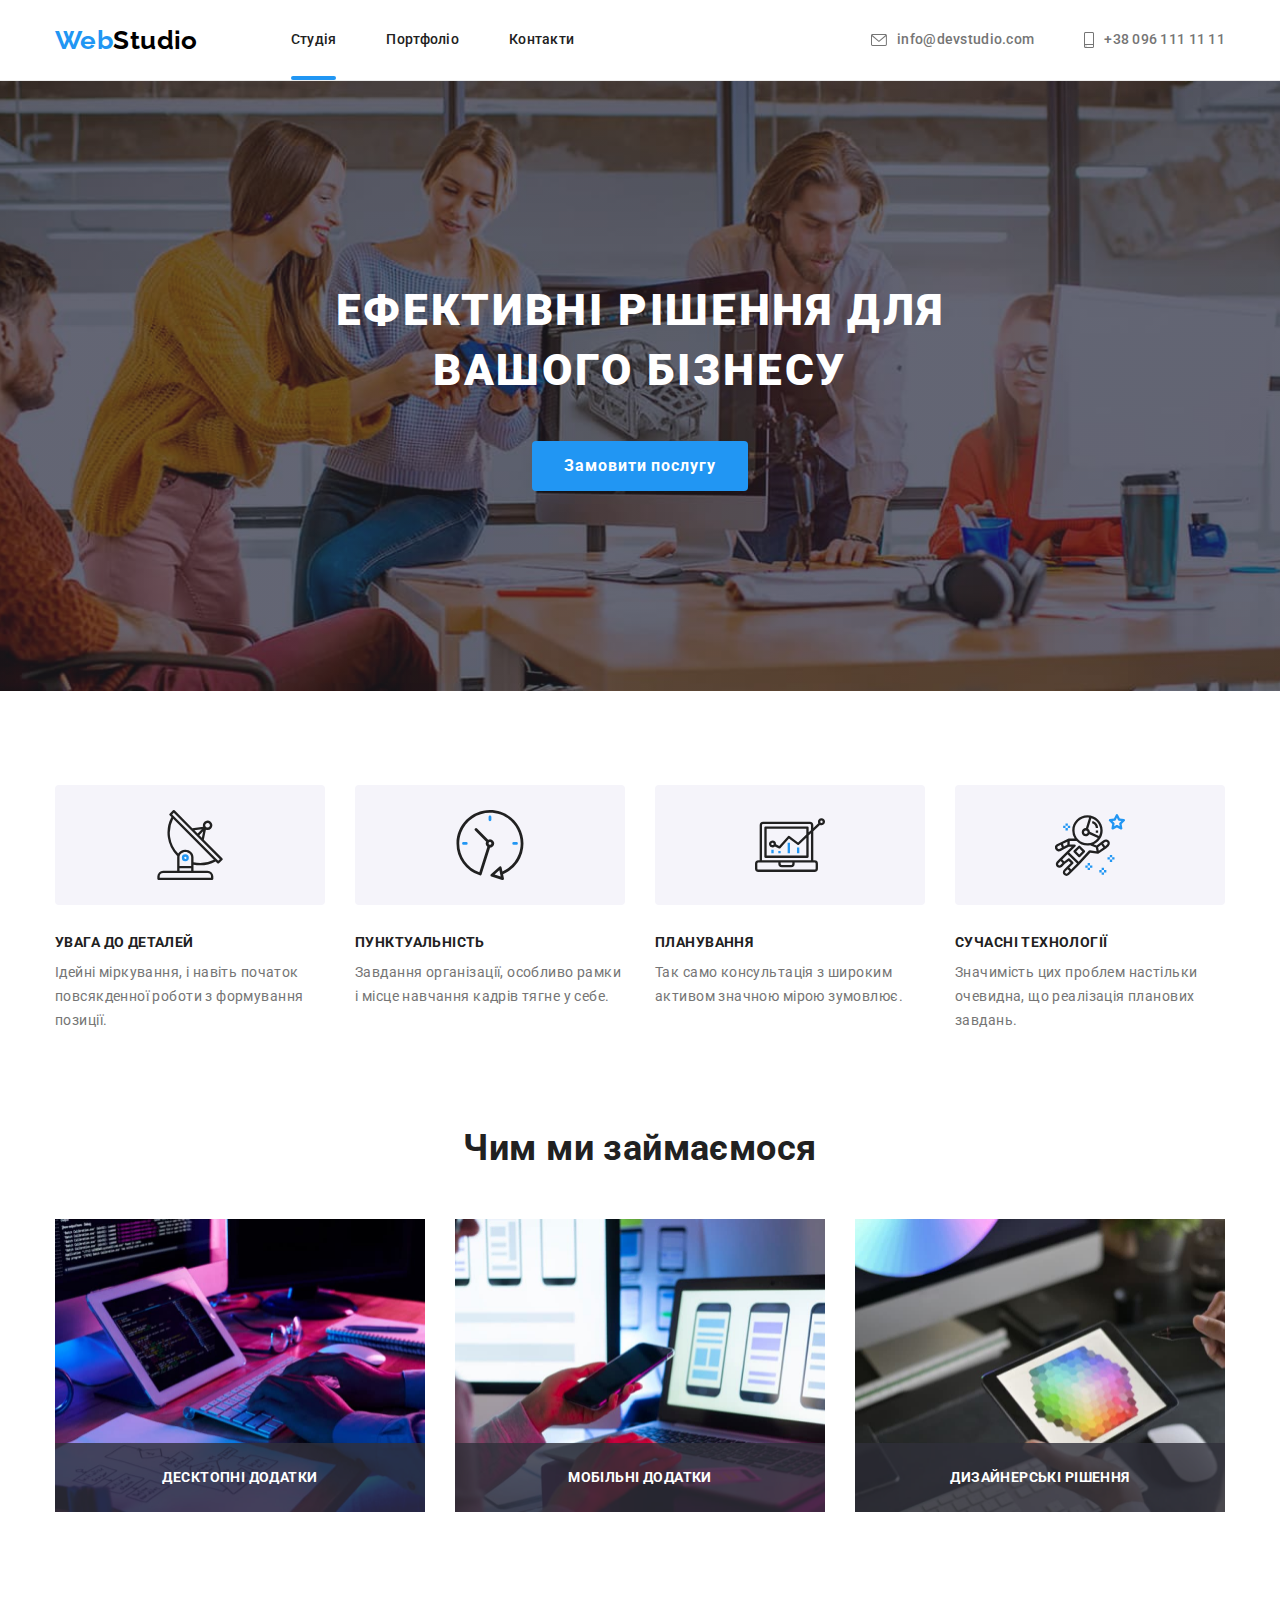
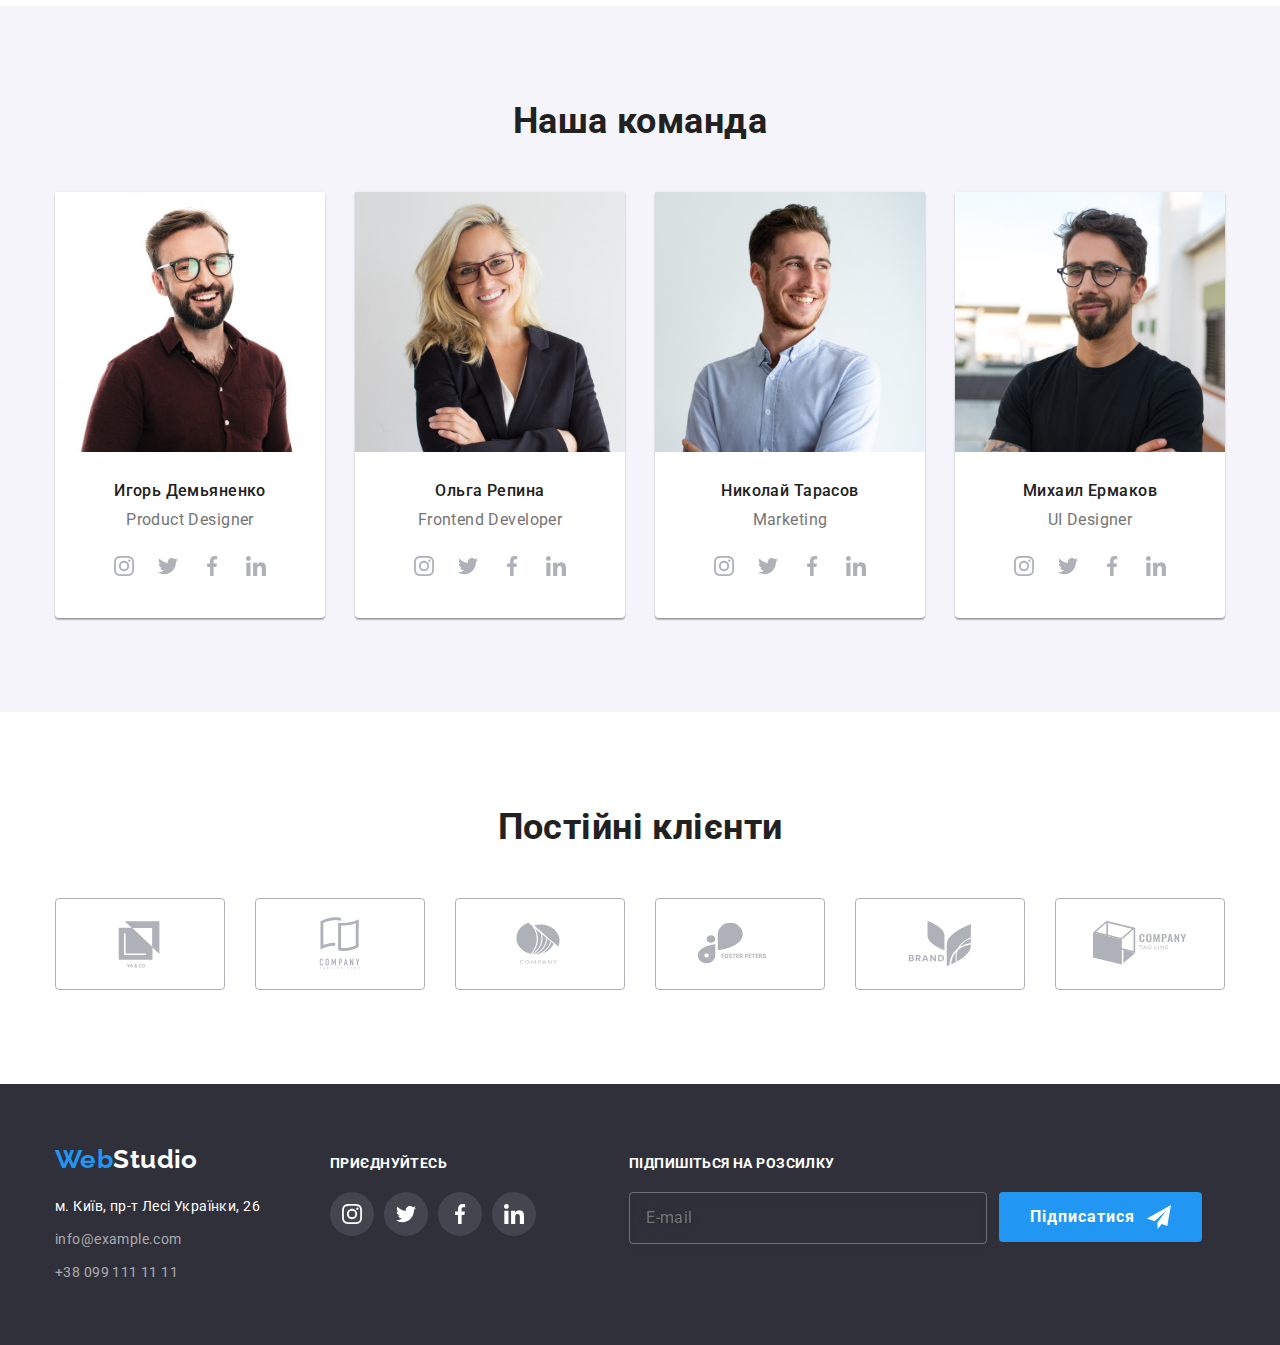
<file: index.html>
<!DOCTYPE html>
<html lang="ru">
  <head>
    <meta charset="UTF-8" />
    <meta http-equiv="X-UA-Compatible" content="IE=edge" />
    <meta name="viewport" content="width=device-width, initial-scale=1.0" />
    <title>Studio</title>
    <link rel="stylesheet" href="./css/main.min.css" />
    <!-- Google Fonts-->
    <link rel="preconnect" href="https://fonts.googleapis.com" />
    <link rel="preconnect" href="https://fonts.gstatic.com" crossorigin />
    <link
      href="https://fonts.googleapis.com/css2?family=Raleway:wght@700&family=Roboto:wght@400;500;700;900&display=swap"
      rel="stylesheet"
    />
  </head>

  <body>
    <header class="header">
      <div class="container header--container">
        <div class="container--logo-nav">
          <div class="logo header__logo">
            <a href="./index.html" class="link logo__link logo__link--dark"
              ><span class="logo--part">Web</span>Studio</a
            >
          </div>
          <button class="mob-nav mob-nav--open button" type="button" data-menu-open>
            <svg class="mob-nav__icon--open">
              <use href="./images/icons.svg#icon-menu"></use>
            </svg>
          </button>

          <!-- MOBILE-MODAL -->

          <div class="menu-mobile is-hidden" data-menu>
            <div class="menu-mobile__container">
              <button class="button menu-mobile__btn--close" data-menu-close>
                <svg class="menu-mobile__icon--close">
                  <use href="./images/icons.svg#icon-close"></use>
                </svg>
              </button>
              <div class="menu-wrap--mobile">
                <ul class="list mob-nav">
                  <li class="mob-nav__item">
                    <a
                      href="index.html"
                      class="link mob-nav__link mob-nav__link--current-page menu-text"
                      >Студія</a
                    >
                  </li>
                  <li class="mob-nav__item">
                    <a href="portfolio.html" class="link mob-nav__link menu-text">Портфоліо</a>
                  </li>
                  <li class="mob-nav__item">
                    <a href="#" class="link mob-nav__link menu-text">Контакти</a>
                  </li>
                </ul>
                <div class="menu-wrap--bottom">
                  <ul class="list mob-contacts">
                    <li class="mob-contacts__item">
                      <a href="tel:+380961111111" class="link mob-contacts__link--tel menu-text"
                        >+38 096 111 11 11</a
                      >
                    </li>
                    <li class="mob-contacts__item">
                      <a
                        href="mailto:info@devstudio.com"
                        class="link mob-contacts__link--mail menu-text"
                        >info@devstudio.com</a
                      >
                    </li>
                  </ul>
                  <div class="soc-links--mobile">
                    <ul class="soc-links__list--mobile list">
                      <li class="soc-links__item--mobile">
                        <a href="#" class="link soc-links__link--mobile">Instagram</a>
                      </li>
                      <li class="soc-links__item--mobile">
                        <a href="#" class="link soc-links__link--mobile">Twitter</a>
                      </li>
                      <li class="soc-links__item--mobile">
                        <a href="#" class="link soc-links__link--mobile">Facebook</a>
                      </li>
                      <li class="soc-links__item--mobile">
                        <a href="#" class="link soc-links__link--mobile">LinkedIn</a>
                      </li>
                    </ul>
                  </div>
                </div>
              </div>
            </div>
          </div>

          <nav class="nav">
            <ul class="nav__list list">
              <li class="nav__item">
                <a class="link nav__link nav--current-page" href="./index.html">Студія</a>
              </li>
              <li class="nav__item">
                <a class="link nav__link" href="./portfolio.html">Портфоліо</a>
              </li>
              <li class="nav__item">
                <a class="link nav__link" href="#Contacts">Контакти</a>
              </li>
            </ul>
          </nav>
        </div>
        <div class="contact">
          <ul class="contact__list list">
            <li class="contact__item">
              <a class="link contact__link" href="mailto:info@devstudio.com">
                <svg class="contact__icon contact__icon--envelope">
                  <use href="./images/icons.svg#icon-envelope"></use>
                </svg>
                info@devstudio.com
              </a>
            </li>
            <li class="contact__item">
              <a class="link contact__link" href="tel:+380961111111">
                <svg class="contact__icon contact__icon--smartphone">
                  <use href="./images/icons.svg#icon-smartphone"></use>
                </svg>
                +38 096 111 11 11
              </a>
            </li>
          </ul>
        </div>
      </div>
    </header>

    <main>
      <section class="hero">
        <div class="hero__wrapper">
          <h1 class="hero__title">Ефективні рішення для вашого бізнесу</h1>
          <button data-modal-open type="button" class="button hero__btn">Замовити послугу</button>
        </div>
      </section>

      <section class="features section">
        <div class="container features__container">
          <h2 class="visually-hidden">Особенности</h2>
          <ul class="list features__list">
            <li class="features__item">
              <div class="features__icon--thumb">
                <svg class="features__icon">
                  <use href="./images/icons.svg#icon-antenna"></use>
                </svg>
              </div>
              <h3 class="features__header">УВАГА ДО ДЕТАЛЕЙ</h3>
              <p class="features__text">
                Ідейні міркування, і навіть початок повсякденної роботи з формування позиції.
              </p>
            </li>
            <li class="features__item">
              <div class="features__icon--thumb">
                <svg class="features__icon">
                  <use href="./images/icons.svg#icon-clock"></use>
                </svg>
              </div>
              <h3 class="features__header">ПУНКТУАЛЬНІСТЬ</h3>
              <p class="features__text">
                Завдання організації, особливо рамки і місце навчання кадрів тягне у себе.
              </p>
            </li>
            <li class="features__item">
              <div class="features__icon--thumb">
                <svg class="features__icon">
                  <use href="./images/icons.svg#icon-diagram"></use>
                </svg>
              </div>
              <h3 class="features__header">ПЛАНУВАННЯ</h3>
              <p class="features__text">
                Так само консультація з широким активом значною мірою зумовлює.
              </p>
            </li>
            <li class="features__item">
              <div class="features__icon--thumb">
                <svg class="features__icon">
                  <use href="./images/icons.svg#icon-astronaut"></use>
                </svg>
              </div>
              <h3 class="features__header">СУЧАСНІ ТЕХНОЛОГІЇ</h3>
              <p class="features__text">
                Значимість цих проблем настільки очевидна, що реалізація планових завдань.
              </p>
            </li>
          </ul>
        </div>
      </section>

      <section class="gallery">
        <div class="container">
          <h2 class="subtitle gallery__subtitle">Чим ми займаємося</h2>
          <ul class="list gallery__list">
            <li class="gallery__item">
              <picture>
                <source
                  srcset="./images/image1.jpg 1x, ./images/image1_2x.jpg 2x"
                  media="(min-width: 1200px)"
                />
                <img src="./images/image1.jpg" alt="Програмирование" width="370" height="294" />
              </picture>
              <div class="gallery__label--thumb">
                <p class="gallery__label">Десктопні додатки</p>
              </div>
            </li>
            <li class="gallery__item">
              <picture>
                <source
                  srcset="./images/image2.jpg 1x, ./images/image2_2x.jpg 2x"
                  media="(min-width: 1200px)"
                />
                <img
                  src="./images/image2.jpg"
                  alt="Мобильные приложения"
                  width="370"
                  height="294"
                />
              </picture>
              <div class="gallery__label--thumb">
                <p class="gallery__label">Мобільні додатки</p>
              </div>
            </li>
            <li class="gallery__item">
              <picture>
                <source
                  srcset="./images/image3.jpg 1x, ./images/image3_2x.jpg 2x"
                  media="(min-width: 1200px)"
                />
                <img src="./images/image3.jpg" alt="Дизайн" width="370" height="294" />
              </picture>
              <div class="gallery__label--thumb">
                <p class="gallery__label">Дизайнерські рішення</p>
              </div>
            </li>
          </ul>
        </div>
      </section>

      <section class="section team">
        <div class="container team__container">
          <h2 class="subtitle team__subtitle">Наша команда</h2>
          <ul class="list team__list">
            <li class="list team__item">
              <picture>
                <source
                  srcset="./images/igor_demianenko.jpg 1x, ./images/igor_demianenko_2x.jpg 2x"
                  media="(min-width: 1200px)"
                />
                <source
                  srcset="
                    ./images/igor_demianenko_tab_1x.jpg 1x,
                    ./images/igor_demianenko_tab_2x.jpg 2x
                  "
                  media="(min-width:768px )"
                />
                <source
                  srcset="
                    ./images/igor_demianenko_mob_1x.jpg 1x,
                    ./images/igor_demianenko_mob_2x.jpg 2x
                  "
                  media="(max-width: 767px)"
                />
                <img
                  class="team__img"
                  src="./images/igor_demianenko_mob_1x.jpg"
                  alt="Игорь Демьяненко"
                />
              </picture>
              <div class="team__text-group">
                <h3 class="team__header">Игорь Демьяненко</h3>
                <p class="team__text">Product Designer</p>
                <ul class="social-links list">
                  <li class="link social-links__item">
                    <a href="#" class="link social-links__link">
                      <svg class="social-links__icon">
                        <use href="./images/icons.svg#icon-instagram"></use>
                      </svg>
                    </a>
                  </li>
                  <li class="link social-links__item">
                    <a href="#" class="link social-links__link">
                      <svg class="social-links__icon">
                        <use href="./images/icons.svg#icon-twitter"></use>
                      </svg>
                    </a>
                  </li>
                  <li class="link social-links__item">
                    <a href="#" class="link social-links__link">
                      <svg class="social-links__icon">
                        <use href="./images/icons.svg#icon-facebook"></use>
                      </svg>
                    </a>
                  </li>
                  <li class="link social-links__item">
                    <a href="#" class="link social-links__link">
                      <svg class="social-links__icon">
                        <use href="./images/icons.svg#icon-linkedin"></use>
                      </svg>
                    </a>
                  </li>
                </ul>
              </div>
            </li>
            <li class="list team__item">
              <picture>
                <source
                  srcset="./images/olga_repina.jpg 1x, ./images/olga_repina_2x.jpg 2x"
                  media="(min-width: 1200px)"
                />
                <source
                  srcset="./images/olga_repina_tab_1x.jpg 1x, ./images/olga_repina_tab_2x.jpg 2x"
                  media="(min-width:768px )"
                />
                <source
                  srcset="./images/olga_repina_mob_1x.jpg 1x, ./images/olga_repina_mob_2x.jpg 2x"
                  media="(max-width: 767px)"
                />
                <img class="team__img" src="./images/olga_repina.jpg" alt="Ольга Репина" />
              </picture>
              <div class="team__text-group">
                <h3 class="team__header">Ольга Репина</h3>
                <p class="team__text">Frontend Developer</p>
                <ul class="social-links list">
                  <li class="link social-links__item">
                    <a href="#" class="link social-links__link">
                      <svg class="social-links__icon">
                        <use href="./images/icons.svg#icon-instagram"></use>
                      </svg>
                    </a>
                  </li>
                  <li class="link social-links__item">
                    <a href="#" class="link social-links__link">
                      <svg class="social-links__icon">
                        <use href="./images/icons.svg#icon-twitter"></use>
                      </svg>
                    </a>
                  </li>
                  <li class="link social-links__item">
                    <a href="#" class="link social-links__link">
                      <svg class="social-links__icon">
                        <use href="./images/icons.svg#icon-facebook"></use>
                      </svg>
                    </a>
                  </li>
                  <li class="link social-links__item">
                    <a href="#" class="link social-links__link">
                      <svg class="social-links__icon">
                        <use href="./images/icons.svg#icon-linkedin"></use>
                      </svg>
                    </a>
                  </li>
                </ul>
              </div>
            </li>
            <li class="list team__item">
              <picture>
                <source
                  srcset="./images/nikolai_tarasov.jpg 1x, ./images/nikolai_tarasov_2x.jpg 2x"
                  media="(min-width: 1200px)"
                />
                <source
                  srcset="
                    ./images/nikolai_tarasov_tab_1x.jpg 1x,
                    ./images/nikolai_tarasov_tab_2x.jpg 2x
                  "
                  media="(min-width:768px)"
                />
                <source
                  srcset="
                    ./images/nikolai_tarasov_mob_1x.jpg 1x,
                    ./images/nikolai_tarasov_mob_2x.jpg 2x
                  "
                  media="(max-width: 767px)"
                />
                <img
                  class="team__img"
                  src="./images/nikolai_tarasov_mob_1x.jpg"
                  alt="Николай Тарасов"
                />
              </picture>

              <div class="team__text-group">
                <h3 class="team__header">Николай Тарасов</h3>
                <p class="team__text">Marketing</p>
                <ul class="social-links list">
                  <li class="link social-links__item">
                    <a href="#" class="link social-links__link">
                      <svg class="social-links__icon">
                        <use href="./images/icons.svg#icon-instagram"></use>
                      </svg>
                    </a>
                  </li>
                  <li class="link social-links__item">
                    <a href="#" class="link social-links__link">
                      <svg class="social-links__icon">
                        <use href="./images/icons.svg#icon-twitter"></use>
                      </svg>
                    </a>
                  </li>
                  <li class="link social-links__item">
                    <a href="#" class="link social-links__link">
                      <svg class="social-links__icon">
                        <use href="./images/icons.svg#icon-facebook"></use>
                      </svg>
                    </a>
                  </li>
                  <li class="link social-links__item">
                    <a href="#" class="link social-links__link">
                      <svg class="social-links__icon">
                        <use href="./images/icons.svg#icon-linkedin"></use>
                      </svg>
                    </a>
                  </li>
                </ul>
              </div>
            </li>
            <li class="list team__item">
              <picture>
                <source
                  srcset="./images/michail_iermakov.jpg 1x, ./images/michail_iermakov_2x.jpg 2x"
                  media="(min-width: 1200px)"
                />
                <source
                  srcset="
                    ./images/michail_iermakov_tab_1x.jpg 1x,
                    ./images/michail_iermakov_tab_2x.jpg 2x
                  "
                  media="(min-width:768px)"
                />
                <source
                  srcset="
                    ./images/michail_iermakov_mob_1x.jpg 1x,
                    ./images/michail_iermakov_mob_2x.jpg 2x
                  "
                  media="(max-width: 767px)"
                />
                <img
                  class="team__img"
                  src="./images/michail_iermakov_mob_1x.jpg"
                  alt="Михаил Ермаков"
                />
              </picture>

              <div class="team__text-group">
                <h3 class="team__header">Михаил Ермаков</h3>
                <p class="team__text">UI Designer</p>
                <ul class="social-links list">
                  <li class="link social-links__item">
                    <a href="#" class="link social-links__link">
                      <svg class="social-links__icon">
                        <use href="./images/icons.svg#icon-instagram"></use>
                      </svg>
                    </a>
                  </li>
                  <li class="link social-links__item">
                    <a href="#" class="link social-links__link">
                      <svg class="social-links__icon">
                        <use href="./images/icons.svg#icon-twitter"></use>
                      </svg>
                    </a>
                  </li>
                  <li class="link social-links__item">
                    <a href="#" class="link social-links__link">
                      <svg class="social-links__icon">
                        <use href="./images/icons.svg#icon-facebook"></use>
                      </svg>
                    </a>
                  </li>
                  <li class="link social-links__item">
                    <a href="#" class="link social-links__link">
                      <svg class="social-links__icon">
                        <use href="./images/icons.svg#icon-linkedin"></use>
                      </svg>
                    </a>
                  </li>
                </ul>
              </div>
            </li>
          </ul>
        </div>
      </section>

      <section class="section partners">
        <div class="container">
          <h2 class="subtitle">Постійні клієнти</h2>
          <ul class="list partners__list">
            <li class="partners__card">
              <a href="#" class="partners__link">
                <svg class="partners__icon">
                  <use href="./images/icons.svg#icon-logo-1"></use>
                </svg>
              </a>
            </li>
            <li class="partners__card">
              <a href="#" class="partners__link">
                <svg class="partners__icon">
                  <use href="./images/icons.svg#icon-logo-2"></use>
                </svg>
              </a>
            </li>
            <li class="partners__card">
              <a href="#" class="partners__link">
                <svg class="partners__icon">
                  <use href="./images/icons.svg#icon-logo-3"></use>
                </svg>
              </a>
            </li>
            <li class="partners__card">
              <a href="#" class="partners__link">
                <svg class="partners__icon">
                  <use href="./images/icons.svg#icon-logo-4"></use>
                </svg>
              </a>
            </li>
            <li class="partners__card">
              <a href="#" class="partners__link">
                <svg class="partners__icon">
                  <use href="./images/icons.svg#icon-logo-5"></use>
                </svg>
              </a>
            </li>
            <li class="partners__card">
              <a href="#" class="partners__link">
                <svg class="partners__icon">
                  <use href="./images/icons.svg#icon-logo-6"></use>
                </svg>
              </a>
            </li>
          </ul>
        </div>
      </section>

      <!-- ------------MODAL-------------- -->

      <div class="backdrop is-hidden" data-modal>
        <div class="modal">
          <button data-modal-close type="button" class="btn btn--close button">
            <svg class="btn__icon icon-close">
              <use href="./images/icons.svg#icon-close"></use>
            </svg>
          </button>
          <p class="modal__header">Залиште свої дані, ми вам передзвонимо</p>

          <form class="modal__form">
            <div class="modal__input input">
              <label for="user-name" class="input__title">Ім'я</label>
              <div class="input__wrap">
                <input name="user-name" type="text" class="input__input" id="user-name" required />
                <svg class="input__icon" width="18px">
                  <use href="./images/icons.svg#icon-person"></use>
                </svg>
              </div>
            </div>
            <div class="input">
              <label for="user-tel" class="input__title">Телефон</label>
              <div class="input__wrap">
                <input name="user-tel" type="tel" class="input__input" id="user-tel" required />
                <svg class="input__icon" width="18px">
                  <use href="./images/icons.svg#icon-phone"></use>
                </svg>
              </div>
            </div>
            <div class="input">
              <label for="user-email" class="input__title">Пошта</label>
              <div class="input__wrap">
                <input
                  name="user-email"
                  type="email"
                  class="input__input"
                  id="user-email"
                  required
                />
                <svg class="input__icon" width="18px">
                  <use href="./images/icons.svg#icon-email"></use>
                </svg>
              </div>
            </div>
            <div class="comment">
              <label for="user-comment" class="comment__title">Коментар</label>
              <div class="comment__wrap">
                <textarea
                  name="user-comment"
                  id="user-comment"
                  class="comment__input"
                  placeholder="Введіть текст"
                ></textarea>
              </div>
            </div>
            <div class="check">
              <div class="check__wrap">
                <input
                  type="checkbox"
                  class="check__input visually-hidden"
                  id="user-agreement"
                  name="user-agreement"
                  value="true"
                  required
                />
                <label for="user-agreement" class="check__title"
                  ><span class="check__icon-thumb">
                    <svg class="check__icon" width="16px" height="15px">
                      <use href="./images/icons.svg#icon-check"></use>
                    </svg>
                  </span>
                  Погоджуюся з розсилкою та приймаю&nbsp
                  <a href="#" class="link check__agreement"> Умови договору</a></label
                >
              </div>
            </div>
          </form>
          <button type="submit" class="button btn btn--submit btn--active-accent">
            Відправити
          </button>
        </div>
      </div>
    </main>

    <footer class="footer">
      <div class="container footer__container">
        <div class="address-wrapper">
          <div class="logo logo--start">
            <a href="./index.html" class="logo__link link logo__link--light"
              ><span class="logo--part">Web</span>Studio</a
            >
          </div>

          <address class="address">
            <ul class="list address__list">
              <li class="address__item">
                <a
                  class="address__link--map link address__link"
                  href="https://goo.gl/maps/FD2gxZ71TW8DtotbA"
                  >м. Київ, пр-т Лесі Українки, 26</a
                >
              </li>
              <li class="address__item">
                <a class="address__link--contacts link address__link" href="mailto:info@example.com"
                  >info@example.com</a
                >
              </li>
              <li class="address__item">
                <a class="address__link--contacts link address__link" href="tel:+380991111111"
                  >+38 099 111 11 11</a
                >
              </li>
            </ul>
          </address>
        </div>

        <div class="soc-links">
          <p class="soc-links__text subsubtitle">приєднуйтесь</p>
          <ul class="list soc-links__list">
            <li class="soc-links__item">
              <a href="" class="link soc-links__link">
                <svg class="soc-links__icon">
                  <use href="./images/icons.svg#icon-instagram"></use>
                </svg>
              </a>
            </li>
            <li class="soc-links__item">
              <a href="" class="link soc-links__link">
                <svg class="soc-links__icon">
                  <use href="./images/icons.svg#icon-twitter"></use>
                </svg>
              </a>
            </li>
            <li class="soc-links__item">
              <a href="" class="link soc-links__link">
                <svg class="soc-links__icon">
                  <use href="./images/icons.svg#icon-facebook"></use>
                </svg>
              </a>
            </li>
            <li class="soc-links__item">
              <a href="" class="link soc-links__link">
                <svg class="soc-links__icon">
                  <use href="./images/icons.svg#icon-linkedin"></use>
                </svg>
              </a>
            </li>
          </ul>
        </div>
        <div class="subscribe">
          <p class="subscribe__text subsubtitle">Підпишіться на розсилку</p>
          <div class="subscribe__wrap">
            <input
              class="subscribe__input--email"
              type="email"
              name="user-email"
              id="footer-email"
              placeholder="E-mail"
            />
            <button type="submit" class="button subscribe__btn btn--active-accent">
              Підписатися
              <svg class="subscribe__icon">
                <use href="./images/icons.svg#icon-send"></use>
              </svg>
            </button>
          </div>
        </div>
      </div>
    </footer>
    <script src="./js/mobile-menu.js"></script>
    <script src="./js/modal.js"></script>
  </body>
</html>
</file>
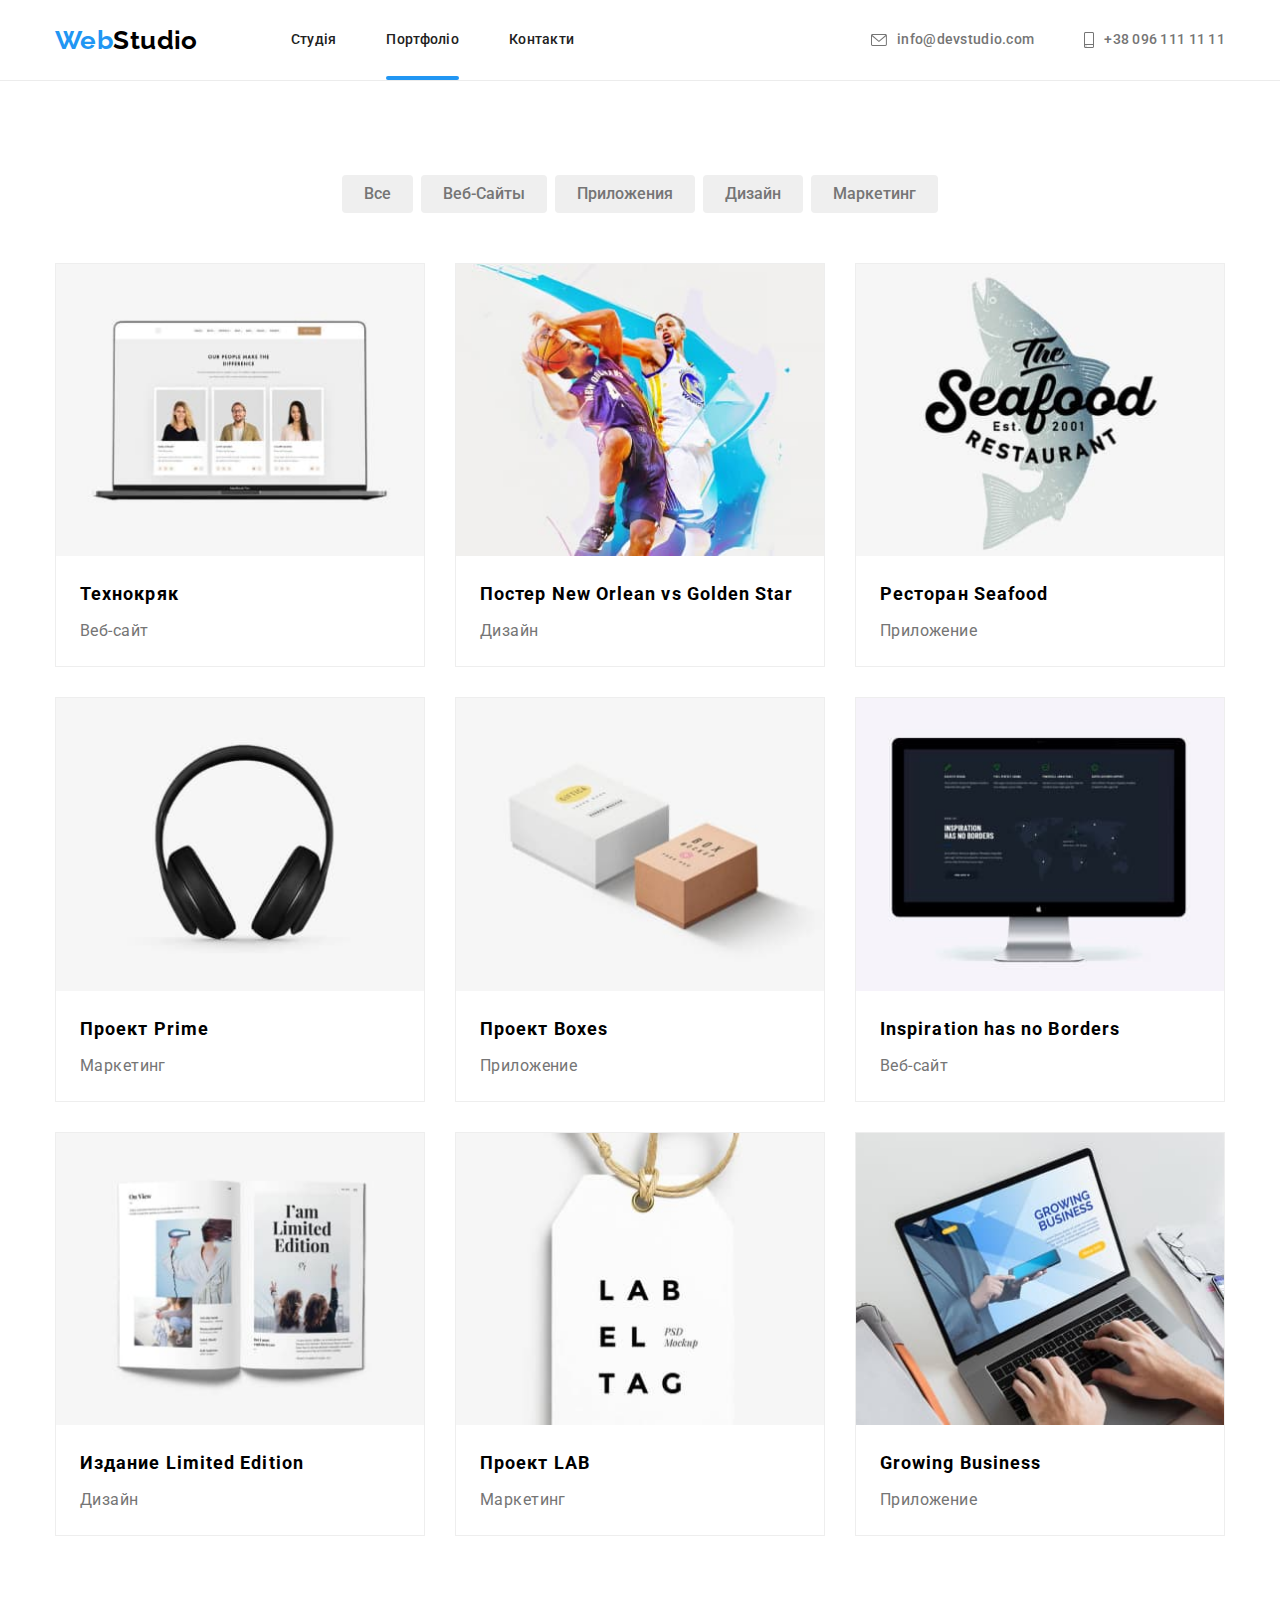
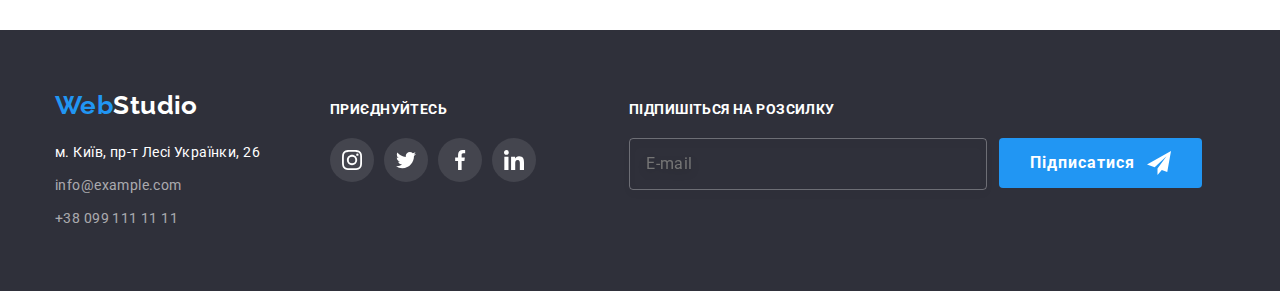
<file: portfolio.html>
<!DOCTYPE html>
<html lang="en">
  <head>
    <meta charset="UTF-8" />
    <meta http-equiv="X-UA-Compatible" content="IE=edge" />
    <meta name="viewport" content="width=device-width, initial-scale=1.0" />
    <title>Document</title>
    <!-- <link rel="stylesheet" href="./css/modern-normalize.css" /> -->
    <link rel="stylesheet" href="./css/main.min.css" />
    <!-- Google Fonts-->
    <link rel="preconnect" href="https://fonts.googleapis.com" />
    <link rel="preconnect" href="https://fonts.gstatic.com" crossorigin />
    <link
      href="https://fonts.googleapis.com/css2?family=Raleway:wght@700&family=Roboto:wght@400;500;700;900&display=swap"
      rel="stylesheet"
    />
  </head>

  <body>
    <header class="header">
      <div class="container header--container">
        <div class="container--logo-nav">
          <div class="logo header__logo">
            <a href="./index.html" class="link logo__link logo__link--dark"
              ><span class="logo--part">Web</span>Studio</a
            >
          </div>
          <button class="mob-nav mob-nav--open button" type="button" data-menu-open>
            <svg class="mob-nav__icon--open">
              <use href="./images/icons.svg#icon-menu"></use>
            </svg>
          </button>

          <!-- MOBILE-MODAL -->

          <div class="menu-mobile is-hidden" data-menu>
            <div class="menu-mobile__container">
              <button class="button menu-mobile__btn--close" data-menu-close>
                <svg class="menu-mobile__icon--close">
                  <use href="./images/icons.svg#icon-close"></use>
                </svg>
              </button>
              <div class="menu-wrap--mobile">
                <ul class="list mob-nav">
                  <li class="mob-nav__item">
                    <a href="index.html" class="link mob-nav__link menu-text">Студія</a>
                  </li>
                  <li class="mob-nav__item">
                    <a
                      href="portfolio.html"
                      class="link mob-nav__link mob-nav__link--current-page menu-text"
                      >Портфоліо</a
                    >
                  </li>
                  <li class="mob-nav__item">
                    <a href="#" class="link mob-nav__link menu-text">Контакти</a>
                  </li>
                </ul>
                <div class="menu-wrap--bottom">
                  <ul class="list mob-contacts">
                    <li class="mob-contacts__item">
                      <a href="tel:+380961111111" class="link mob-contacts__link--tel menu-text"
                        >+38 096 111 11 11</a
                      >
                    </li>
                    <li class="mob-contacts__item">
                      <a
                        href="mailto:info@devstudio.com"
                        class="link mob-contacts__link--mail menu-text"
                        >info@devstudio.com</a
                      >
                    </li>
                  </ul>
                  <div class="soc-links--mobile">
                    <ul class="soc-links__list--mobile list">
                      <li class="soc-links__item--mobile">
                        <a href="#" class="link soc-links__link--mobile">Instagram</a>
                      </li>
                      <li class="soc-links__item--mobile">
                        <a href="#" class="link soc-links__link--mobile">Twitter</a>
                      </li>
                      <li class="soc-links__item--mobile">
                        <a href="#" class="link soc-links__link--mobile">Facebook</a>
                      </li>
                      <li class="soc-links__item--mobile">
                        <a href="#" class="link soc-links__link--mobile">LinkedIn</a>
                      </li>
                    </ul>
                  </div>
                </div>
              </div>
            </div>
          </div>

          <nav class="nav">
            <ul class="nav__list list">
              <li class="nav__item">
                <a class="link nav__link" href="./index.html">Студія</a>
              </li>
              <li class="nav__item">
                <a class="link nav__link nav--current-page" href="./portfolio.html">Портфоліо</a>
              </li>
              <li class="nav__item">
                <a class="link nav__link" href="#Contacts">Контакти</a>
              </li>
            </ul>
          </nav>
        </div>
        <div class="contact">
          <ul class="contact__list list">
            <li class="contact__item">
              <a class="link contact__link" href="mailto:info@devstudio.com">
                <svg class="contact__icon contact__icon--envelope">
                  <use href="./images/icons.svg#icon-envelope"></use>
                </svg>
                info@devstudio.com
              </a>
            </li>
            <li class="contact__item">
              <a class="link contact__link" href="tel:+380961111111">
                <svg class="contact__icon contact__icon--smartphone">
                  <use href="./images/icons.svg#icon-smartphone"></use>
                </svg>
                +38 096 111 11 11
              </a>
            </li>
          </ul>
        </div>
      </div>
    </header>

    <main>
      <section class="section">
        <div class="container projects">
          <h1 class="visually-hidden">Портфолио</h1>
          <ul class="list filters">
            <li class="filters__item">
              <button class="button filters__btn" type="button">Все</button>
            </li>
            <li class="filters__item">
              <button class="button filters__btn" type="button">Веб-сайты</button>
            </li>
            <li class="filters__item">
              <button class="button filters__btn" type="button">Приложения</button>
            </li>
            <li class="filters__item">
              <button class="button filters__btn" type="button">Дизайн</button>
            </li>
            <li class="filters__item">
              <button class="button filters__btn" type="button">Маркетинг</button>
            </li>
          </ul>
          <ul class="list grid">
            <li class="projects__item">
              <a class="link" href="#project">
                <div class="projects__card card">
                  <picture>
                    <source
                      srcset="./images/techno.jpg 1x, ./images/techno_2x.jpg 2x"
                      media="(min-width: 1200px)"
                    />
                    <source
                      srcset="./images/techno_tab_1x.jpg 1x, ./images/techno_tab_2x.jpg 2x"
                      media="(min-width:767px )"
                    />
                    <source
                      srcset="./images/techno_mob_1x.jpg 1x, ./images/techno_mob_2x.jpg 2x"
                      media="(max-width: 767px)"
                    />
                    <img src="./images/techno.jpg" alt="Проект Технокряк" />
                  </picture>

                  <div class="card--overlay">
                    <p class="card--description">
                      Ресурс пропонує комплексні пропозиції з різним рівнем функціоналу та сервісів.
                      Все це дозволить відвідувачу отримати вичерпні відомості про компанію чи
                      приватну особу.
                    </p>
                  </div>
                </div>
                <div class="projects__text">
                  <h2 class="projects__title">Технокряк</h2>
                  <p class="projects__type">Веб-сайт</p>
                </div>
              </a>
            </li>

            <li class="projects__item">
              <a class="link" href="#project">
                <div class="projects__card card">
                  <picture>
                    <source
                      srcset="./images/new-orlean.jpg 1x, ./images/new-orlean_2x.jpg 2x"
                      media="(min-width: 1200px)"
                    />
                    <source
                      srcset="./images/new-orlean_tab_1x.jpg 1x, ./images/new-orlean_tab_2x.jpg 2x"
                      media="(min-width: 767px )"
                    />
                    <source
                      srcset="./images/new-orlean_mob_1x.jpg 1x, ./images/new-orlean_mob_2x.jpg 2x"
                      media="(max-width: 767px)"
                    />
                    <img
                      src="./images/new-orlean.jpg"
                      alt="Постер New Orlean vs Golden Star"
                      height="294"
                      width="370"
                    />
                  </picture>
                  <div class="card--overlay">
                    <p class="card--description">
                      Ресурс пропонує комплексні пропозиції з різним рівнем функціоналу та сервісів.
                      Все це дозволить відвідувачу отримати вичерпні відомості про компанію чи
                      приватну особу.
                    </p>
                  </div>
                </div>
              </a>
              <div class="projects__text">
                <h2 class="projects__title">Постер New Orlean vs Golden Star</h2>
                <p class="projects__type">Дизайн</p>
              </div>
            </li>

            <li class="projects__item">
              <a class="link" href="#project">
                <div class="projects__card card">
                  <picture>
                    <source
                      srcset="./images/seafood.jpg 1x, ./images/seafood_2x.jpg 2x"
                      media="(min-width: 1200px)"
                    />
                    <source
                      srcset="./images/seafood_tab_1x.jpg 1x, ./images/seafood_tab_2x.jpg 2x"
                      media="(min-width: 767px )"
                    />
                    <source
                      srcset="./images/seafood_mob_1x.jpg 1x, ./images/seafood_mob_2x.jpg 2x"
                      media="(max-width: 767px)"
                    />
                    <img
                      src="./images/seafood.jpg"
                      alt="Логотип ресторана"
                      height="294"
                      width="370"
                    />
                  </picture>

                  <div class="card--overlay">
                    <p class="card--description">
                      Ресурс пропонує комплексні пропозиції з різним рівнем функціоналу та сервісів.
                      Все це дозволить відвідувачу отримати вичерпні відомості про компанію чи
                      приватну особу.
                    </p>
                  </div>
                </div>
              </a>
              <div class="projects__text">
                <h2 class="projects__title">Ресторан Seafood</h2>
                <p class="projects__type">Приложение</p>
              </div>
            </li>

            <li class="projects__item">
              <a class="link" href="#project">
                <div class="projects__card card">
                  <picture>
                    <source
                      srcset="./images/prime.jpg 1x, ./images/prime_2x.jpg 2x"
                      media="(min-width: 1200px)"
                    />
                    <source
                      srcset="./images/prime_tab_1x.jpg 1x, ./images/prime_tab_2x.jpg 2x"
                      media="(min-width: 767px )"
                    />
                    <source
                      srcset="./images/prime_mob_1x.jpg 1x, ./images/prime_mob_2x.jpg 2x"
                      media="(max-width: 767px)"
                    />
                    <img src="./images/prime.jpg" alt="Проект Prime" height="294" width="370" />
                  </picture>

                  <div class="card--overlay">
                    <p class="card--description">
                      Ресурс пропонує комплексні пропозиції з різним рівнем функціоналу та сервісів.
                      Все це дозволить відвідувачу отримати вичерпні відомості про компанію чи
                      приватну особу.
                    </p>
                  </div>
                </div>
              </a>
              <div class="projects__text">
                <h2 class="projects__title">Проект Prime</h2>
                <p class="projects__type">Маркетинг</p>
              </div>
            </li>

            <li class="projects__item">
              <a class="link" href="#project">
                <div class="projects__card card">
                  <picture>
                    <source
                      srcset="./images/boxes.jpg 1x, ./images/boxes_2x.jpg 2x"
                      media="(min-width: 1200px)"
                    />
                    <source
                      srcset="./images/boxes_tab_1x.jpg 1x, ./images/boxes_tab_2x.jpg 2x"
                      media="(min-width: 767px )"
                    />
                    <source
                      srcset="./images/boxes_mob_1x.jpg 1x, ./images/boxes_mob_2x.jpg 2x"
                      media="(max-width: 767px)"
                    />
                    <img src="./images/boxes.jpg" alt="Проект Boxes" height="294" width="370" />
                  </picture>

                  <div class="card--overlay">
                    <p class="card--description">
                      Ресурс пропонує комплексні пропозиції з різним рівнем функціоналу та сервісів.
                      Все це дозволить відвідувачу отримати вичерпні відомості про компанію чи
                      приватну особу.
                    </p>
                  </div>
                </div>
              </a>
              <div class="projects__text">
                <h2 class="projects__title">Проект Boxes</h2>
                <p class="projects__type">Приложение</p>
              </div>
            </li>

            <li class="projects__item">
              <a class="link" href="#project">
                <div class="projects__card card">
                  <picture>
                    <source
                      srcset="./images/inspiration.jpg 1x, ./images/inspiration_2x.jpg 2x"
                      media="(min-width: 1200px)"
                    />
                    <source
                      srcset="
                        ./images/inspiration_tab_1x.jpg 1x,
                        ./images/inspiration_tab_2x.jpg 2x
                      "
                      media="(min-width: 767px )"
                    />
                    <source
                      srcset="
                        ./images/inspiration_mob_1x.jpg 1x,
                        ./images/inspiration_mob_2x.jpg 2x
                      "
                      media="(max-width: 767px)"
                    />
                    <img
                      src="./images/inspiration.jpg"
                      alt="Монитор компьютера"
                      height="294"
                      width="370"
                    />
                  </picture>

                  <div class="card--overlay">
                    <p class="card--description">
                      Ресурс пропонує комплексні пропозиції з різним рівнем функціоналу та сервісів.
                      Все це дозволить відвідувачу отримати вичерпні відомості про компанію чи
                      приватну особу.
                    </p>
                  </div>
                </div>
              </a>
              <div class="projects__text">
                <h2 class="projects__title">Inspiration has no Borders</h2>
                <p class="projects__type">Веб-сайт</p>
              </div>
            </li>

            <li class="projects__item">
              <a class="link" href="#project">
                <div class="projects__card card">
                  <picture>
                    <source
                      srcset="./images/limited-edition.jpg 1x, ./images/limited-edition_2x.jpg 2x"
                      media="(min-width: 1200px)"
                    />
                    <source
                      srcset="
                        ./images/limited-edition_tab_1x.jpg 1x,
                        ./images/limited-edition_tab_2x.jpg 2x
                      "
                      media="(min-width: 767px )"
                    />
                    <source
                      srcset="
                        ./images/limited-edition_mob_1x.jpg 1x,
                        ./images/limited-edition_mob_2x.jpg 2x
                      "
                      media="(max-width: 767px)"
                    />
                    <img
                      src="./images/limited-edition.jpg"
                      alt="Дизайн издания"
                      height="294"
                      width="370"
                    />
                  </picture>

                  <div class="card--overlay">
                    <p class="card--description">
                      Ресурс пропонує комплексні пропозиції з різним рівнем функціоналу та сервісів.
                      Все це дозволить відвідувачу отримати вичерпні відомості про компанію чи
                      приватну особу.
                    </p>
                  </div>
                </div>
              </a>
              <div class="projects__text">
                <h2 class="projects__title">Издание Limited Edition</h2>
                <p class="projects__type">Дизайн</p>
              </div>
            </li>

            <li class="projects__item">
              <a class="link" href="#project">
                <div class="projects__card card">
                  <picture>
                    <source
                      srcset="./images/lab-project.jpg 1x, ./images/lab-project_2x.jpg 2x"
                      media="(min-width: 1200px)"
                    />
                    <source
                      srcset="
                        ./images/lab-project_tab_1x.jpg 1x,
                        ./images/lab-project_tab_2x.jpg 2x
                      "
                      media="(min-width: 767px )"
                    />
                    <source
                      srcset="
                        ./images/lab-project_mob_1x.jpg 1x,
                        ./images/lab-project_mob_2x.jpg 2x
                      "
                      media="(max-width: 767px)"
                    />
                    <img src="./images/lab-project.jpg" alt="Проект LAB" height="294" width="370" />
                  </picture>

                  <div class="card--overlay">
                    <p class="card--description">
                      Ресурс пропонує комплексні пропозиції з різним рівнем функціоналу та сервісів.
                      Все це дозволить відвідувачу отримати вичерпні відомості про компанію чи
                      приватну особу.
                    </p>
                  </div>
                </div>
              </a>
              <div class="projects__text">
                <h2 class="projects__title">Проект LAB</h2>
                <p class="projects__type">Маркетинг</p>
              </div>
            </li>

            <li class="projects__item">
              <a class="link" href="#project">
                <div class="projects__card card">
                  <picture>
                    <source
                      srcset="./images/growing-business.jpg 1x, ./images/growing-business_2x.jpg 2x"
                      media="(min-width: 1200px)"
                    />
                    <source
                      srcset="
                        ./images/growing-business_tab_1x.jpg 1x,
                        ./images/growing-business_tab_2x.jpg 2x
                      "
                      media="(min-width: 767px )"
                    />
                    <source
                      srcset="
                        ./images/growing-business_mob_1x.jpg 1x,
                        ./images/growing-business_mob_2x.jpg 2x
                      "
                      media="(max-width: 767px)"
                    />
                    <img
                      src="./images/growing-business.jpg"
                      alt="Ноутбук"
                      height="294"
                      width="370"
                    />
                  </picture>

                  <div class="card--overlay">
                    <p class="card--description">
                      Ресурс пропонує комплексні пропозиції з різним рівнем функціоналу та сервісів.
                      Все це дозволить відвідувачу отримати вичерпні відомості про компанію чи
                      приватну особу.
                    </p>
                  </div>
                </div>
              </a>
              <div class="projects__text">
                <h2 class="projects__title">Growing Business</h2>
                <p class="projects__type">Приложение</p>
              </div>
            </li>
          </ul>
        </div>
      </section>
    </main>

    <footer class="footer">
      <div class="container footer__container">
        <div class="address-wrapper">
          <div class="logo logo--start">
            <a href="./index.html" class="logo__link link logo__link--light"
              ><span class="logo--part">Web</span>Studio</a
            >
          </div>

          <address class="address">
            <ul class="list address__list">
              <li class="address__item">
                <a
                  class="address__link--map link address__link"
                  href="https://goo.gl/maps/FD2gxZ71TW8DtotbA"
                  >м. Київ, пр-т Лесі Українки, 26</a
                >
              </li>
              <li class="address__item">
                <a class="address__link--contacts link address__link" href="mailto:info@example.com"
                  >info@example.com</a
                >
              </li>
              <li class="address__item">
                <a class="address__link--contacts link address__link" href="tel:+380991111111"
                  >+38 099 111 11 11</a
                >
              </li>
            </ul>
          </address>
        </div>

        <div class="soc-links">
          <p class="soc-links__text subsubtitle">приєднуйтесь</p>
          <ul class="list soc-links__list">
            <li class="soc-links__item">
              <a href="" class="link soc-links__link">
                <svg class="soc-links__icon">
                  <use href="./images/icons.svg#icon-instagram"></use>
                </svg>
              </a>
            </li>
            <li class="soc-links__item">
              <a href="" class="link soc-links__link">
                <svg class="soc-links__icon">
                  <use href="./images/icons.svg#icon-twitter"></use>
                </svg>
              </a>
            </li>
            <li class="soc-links__item">
              <a href="" class="link soc-links__link">
                <svg class="soc-links__icon">
                  <use href="./images/icons.svg#icon-facebook"></use>
                </svg>
              </a>
            </li>
            <li class="soc-links__item">
              <a href="" class="link soc-links__link">
                <svg class="soc-links__icon">
                  <use href="./images/icons.svg#icon-linkedin"></use>
                </svg>
              </a>
            </li>
          </ul>
        </div>
        <div class="subscribe">
          <p class="subscribe__text subsubtitle">Підпишіться на розсилку</p>
          <div class="subscribe__wrap">
            <input
              class="subscribe__input--email"
              type="email"
              name="user-email"
              id="footer-email"
              placeholder="E-mail"
            />
            <button type="submit" class="button subscribe__btn btn--active-accent">
              Підписатися
              <svg class="subscribe__icon">
                <use href="./images/icons.svg#icon-send"></use>
              </svg>
            </button>
          </div>
        </div>
      </div>
    </footer>
    <script src="./js/mobile-menu.js"></script>
  </body>
</html>
</file>
<file: css/main.min.css>
h1,h2,h3,h4,h5,h6,p{-webkit-margin-before:0;margin-block-start:0;-webkit-margin-after:0;margin-block-end:0}img{display:block;max-width:100%;height:auto}/*! modern-normalize v1.1.0 | MIT License | https://github.com/sindresorhus/modern-normalize */*,::before,::after{-webkit-box-sizing:border-box;box-sizing:border-box}html{line-height:1.15;-webkit-text-size-adjust:100%;-moz-tab-size:4;-o-tab-size:4;tab-size:4}body{margin:0;font-family:system-ui,-apple-system,"Segoe UI",Roboto,Helvetica,Arial,sans-serif,"Apple Color Emoji","Segoe UI Emoji"}hr{height:0;color:inherit}abbr[title]{-webkit-text-decoration:underline dotted;text-decoration:underline dotted}b,strong{font-weight:bolder}code,kbd,samp,pre{font-family:ui-monospace,SFMono-Regular,Consolas,"Liberation Mono",Menlo,monospace;font-size:1em}small{font-size:80%}sub,sup{font-size:75%;line-height:0;position:relative;vertical-align:baseline}sub{bottom:-0.25em}sup{top:-0.5em}table{text-indent:0;border-color:inherit}button,input,optgroup,select,textarea{font-family:inherit;font-size:100%;line-height:1.15;margin:0}button,select{text-transform:none}button,[type=button],[type=reset],[type=submit]{-webkit-appearance:button}::-moz-focus-inner{border-style:none;padding:0}:-moz-focusring{outline:1px dotted ButtonText}:-moz-ui-invalid{box-shadow:none}legend{padding:0}progress{vertical-align:baseline}::-webkit-inner-spin-button,::-webkit-outer-spin-button{height:auto}[type=search]{-webkit-appearance:textfield;outline-offset:-2px}::-webkit-search-decoration{-webkit-appearance:none}::-webkit-file-upload-button{-webkit-appearance:button;font:inherit}summary{display:list-item}.container{max-width:100%;padding-left:15px;padding-right:15px;margin-left:auto;margin-right:auto}@media screen and (min-width: 480px){.container{max-width:480px}}@media screen and (min-width: 768px){.container{max-width:768px}}@media screen and (min-width: 1200px){.container{max-width:1200px}}.section{padding-top:60px;padding-bottom:60px}@media screen and (min-width: 1200px){.section{padding-top:94px;padding-bottom:94px}}body{font-family:"Roboto",sans-serif;font-style:normal;font-weight:400;font-size:14px;letter-spacing:.03em;color:#757575;background-color:#fff}.subtitle{margin-top:0;margin-bottom:0;font-weight:700;font-size:28px;line-height:33px;text-align:center;color:#212121}@media screen and (min-width: 1200px){.subtitle{font-weight:700;font-size:36px;line-height:42px}}.subsubtitle{text-transform:uppercase;font-weight:700;line-height:1.14;color:#fff}.link{text-decoration:none;font-style:normal;color:inherit;border:none}.list{list-style:none;-webkit-margin-before:0;margin-block-start:0;-webkit-margin-after:0;margin-block-end:0;-webkit-padding-start:0;padding-inline-start:0}.button{cursor:pointer;border:none}.header{border-bottom:1px solid #ececec}.header--container{display:-webkit-box;display:-ms-flexbox;display:flex;-webkit-box-pack:justify;-ms-flex-pack:justify;justify-content:space-between;-webkit-box-align:center;-ms-flex-align:center;align-items:center;position:relative}@media screen and (min-width: 768px){.header--container{position:static}}.container--logo-nav{display:-webkit-box;display:-ms-flexbox;display:flex;-webkit-box-align:center;-ms-flex-align:center;align-items:center;padding-top:16px;padding-bottom:16px}@media screen and (min-width: 768px){.container--logo-nav{padding:0}}.logo__link{font-family:"Raleway",sans-serif;font-style:normal;font-weight:700;font-size:24px;line-height:1.16}@media screen and (min-width: 1200px){.logo__link{font-size:26px;line-height:1.19}}.logo__link--dark{color:#000}.logo--part{color:#2196f3}@media screen and (min-width: 768px){.header__logo{margin-right:87px}}@media screen and (min-width: 1200px){.header__logo{margin-right:93px}}.mob-nav--open{width:40px;height:40px;position:absolute;right:15px;top:10px;display:-webkit-box;display:-ms-flexbox;display:flex;-webkit-box-pack:center;-ms-flex-pack:center;justify-content:center;-webkit-box-align:center;-ms-flex-align:center;align-items:center;background-color:rgba(0,0,0,0)}.mob-nav__icon--open{width:40px;height:40px;background-repeat:no-repeat;background-position:center}@media screen and (min-width: 768px){.mob-nav{display:none}}.menu-mobile{z-index:1;position:fixed;left:0;top:0;opacity:1;visibility:1;-webkit-transition:opacity 250ms cubic-bezier(0.4, 0, 0.2, 1),visibility 250ms cubic-bezier(0.4, 0, 0.2, 1);transition:opacity 250ms cubic-bezier(0.4, 0, 0.2, 1),visibility 250ms cubic-bezier(0.4, 0, 0.2, 1)}@media screen and (min-width: 1200px){.menu-mobile{display:none}}.menu-mobile__container{padding:48px 40px;width:100vw;height:100vh;background-color:#fff;opacity:1;-webkit-transition:opacity 250ms cubic-bezier(0.4, 0, 0.2, 1),-webkit-transform 250ms cubic-bezier(0.4, 0, 0.2, 1);transition:opacity 250ms cubic-bezier(0.4, 0, 0.2, 1),-webkit-transform 250ms cubic-bezier(0.4, 0, 0.2, 1);transition:opacity 250ms cubic-bezier(0.4, 0, 0.2, 1),transform 250ms cubic-bezier(0.4, 0, 0.2, 1);transition:opacity 250ms cubic-bezier(0.4, 0, 0.2, 1),transform 250ms cubic-bezier(0.4, 0, 0.2, 1),-webkit-transform 250ms cubic-bezier(0.4, 0, 0.2, 1)}.menu-mobile__btn--close{position:absolute;right:15px;top:10px;display:-webkit-box;display:-ms-flexbox;display:flex;-webkit-box-align:center;-ms-flex-align:center;align-items:center;-webkit-box-pack:center;-ms-flex-pack:center;justify-content:center;width:40px;height:40px;padding:0;background-color:rgba(0,0,0,0);background-position:center;background-repeat:no-repeat;background-size:cover}.menu-mobile__icon--close{width:18px;height:18px;padding:0;fill:#000;-webkit-transition:fill 250ms cubic-bezier(0.4, 0, 0.2, 1);transition:fill 250ms cubic-bezier(0.4, 0, 0.2, 1)}.menu-mobile.is-hidden{visibility:0;opacity:0}.menu-mobile__btn--close:hover .menu-mobile__icon--close{fill:#2196f3}.menu-mobile.is-hidden .menu-mobile__container{opacity:0;-webkit-transform:translate(-50%, -50%) scale(0);transform:translate(-50%, -50%) scale(0)}.menu-text{font-weight:500;line-height:1.17;letter-spacing:.02em}.mob-nav__item:not(:last-child){margin-bottom:32px}.mob-nav__link{font-size:40px;color:#212121;-webkit-transition:color 250ms cubic-bezier(0.4, 0, 0.2, 1);transition:color 250ms cubic-bezier(0.4, 0, 0.2, 1)}.mob-nav__link:hover,.mob-nav__link:focus{color:#2196f3}.mob-nav__link--current-page{color:#2196f3}.menu-wrap--bottom{position:absolute;bottom:48px;left:40px}.mob-contacts{margin-bottom:64px}.mob-contacts__item:not(:last-child){margin-bottom:32px}.mob-contacts__link--tel{font-size:28px;color:#2196f3}@media screen and (min-width: 480px){.mob-contacts__link--tel{font-size:34px}}.mob-contacts__link--mail{font-size:24px;color:#757575}.soc-links__list--mobile{display:-webkit-box;display:-ms-flexbox;display:flex;-ms-flex-wrap:wrap;flex-wrap:wrap;row-gap:5px}.soc-links__item--mobile:not(:last-child){padding-right:5px;margin-right:5px;border-right:1px solid rgba(33,33,33,.2)}.soc-links__link--mobile{font-weight:500;font-size:18px;line-height:1.22;letter-spacing:.02em;color:#2196f3}.nav,.contact-links{display:none}@media screen and (min-width: 768px){.nav,.contact-links{display:-webkit-box;display:-ms-flexbox;display:flex;-webkit-box-align:center;-ms-flex-align:center;align-items:center}}.nav__list{display:-webkit-box;display:-ms-flexbox;display:flex;color:#212121}.nav__item:not(:last-child){margin-right:50px}.nav__link{position:relative;-webkit-box-pack:center;-ms-flex-pack:center;justify-content:center;display:-webkit-box;display:-ms-flexbox;display:flex;line-height:1.14;font-weight:500;letter-spacing:.02em;color:inherit;-webkit-transition:color 250ms cubic-bezier(0.4, 0, 0.2, 1);transition:color 250ms cubic-bezier(0.4, 0, 0.2, 1)}@media screen and (min-width: 768px){.nav__link{padding-top:32px;padding-bottom:32px}}.nav__link::after{content:"";display:block;position:absolute;left:0;bottom:0;width:100%;height:4px;background-color:#2196f3;border-radius:2px;-webkit-transform:scaleX(0);transform:scaleX(0);-webkit-transition:-webkit-transform 250ms cubic-bezier(0.4, 0, 0.2, 1);transition:-webkit-transform 250ms cubic-bezier(0.4, 0, 0.2, 1);transition:transform 250ms cubic-bezier(0.4, 0, 0.2, 1);transition:transform 250ms cubic-bezier(0.4, 0, 0.2, 1), -webkit-transform 250ms cubic-bezier(0.4, 0, 0.2, 1)}.nav__link:hover::after{-webkit-transform:scaleX(1);transform:scaleX(1)}.nav__link:hover,.nav__link:focus{color:#2196f3}.nav--current-page::after{content:"";display:block;position:absolute;left:0;bottom:0;width:100%;height:4px;background-color:#2196f3;border-radius:2px;-webkit-transform:scaleX(1);transform:scaleX(1)}.nav--current-page--current-page{color:#2196f3}.contact{display:none}@media screen and (min-width: 768px){.contact{display:block}}.contact__list{display:-webkit-box;display:-ms-flexbox;display:flex;-webkit-box-orient:vertical;-webkit-box-direction:normal;-ms-flex-direction:column;flex-direction:column;-webkit-box-align:center;-ms-flex-align:center;align-items:center}@media screen and (min-width: 768px){.contact__list{-webkit-box-align:start;-ms-flex-align:start;align-items:flex-start}}@media screen and (min-width: 1200px){.contact__list{-webkit-box-orient:horizontal;-webkit-box-direction:normal;-ms-flex-direction:row;flex-direction:row}}@media screen and (min-width: 1200px){.contact__item:not(:last-child){margin-right:50px}}.contact__link{display:-webkit-box;display:-ms-flexbox;display:flex;-webkit-box-pack:center;-ms-flex-pack:center;justify-content:center;-webkit-box-align:center;-ms-flex-align:center;align-items:center;position:relative;line-height:1.14;font-weight:500;letter-spacing:.02em;color:inherit;-webkit-transition:color 250ms var(--cubic-bezier);transition:color 250ms var(--cubic-bezier)}@media screen and (min-width: 768px){.contact__link{padding-top:5px;padding-bottom:5px}}@media screen and (min-width: 1200px){.contact__link{padding-top:32px;padding-bottom:32px}}.contact__link:hover,.contact__link:focus{color:#2196f3}.contact__icon{margin-right:10px;fill:#757575}.contact__icon--envelope{width:16px;height:12px}.contact__icon--smartphone{width:10px;height:16px}.contact__link:hover .contact__icon,.contact__link:focus .contact__icon{fill:currentColor}.hero{-webkit-box-pack:center;-ms-flex-pack:center;justify-content:center;max-width:100%;padding:100px 0;margin-left:auto;margin-right:auto;background-color:#c4c4c4;background-repeat:no-repeat;background-position:center;background-size:cover}@media screen and (min-width: 480px),(max-width: 767px){.hero{max-width:480px;padding:118px 0;background-image:-webkit-gradient(linear, left top, right top, color-stop(78%, rgba(47, 48, 58, 0.4)), to(rgba(47, 48, 58, 0.4))),url(../images/hero_mob_1x.jpg);background-image:linear-gradient(90deg, rgba(47, 48, 58, 0.4) 78%, rgba(47, 48, 58, 0.4) 100%),url(../images/hero_mob_1x.jpg)}}@media screen and (min-width: 480px)and (min-device-pixel-ratio: 2),screen and (min-width: 480px)and (-webkit-min-device-pixel-ratio: 2),screen and (min-width: 480px)and (min-resolution: 192dpi),screen and (min-width: 480px)and (min-resolution: 2dppx),(max-width: 767px)and (min-device-pixel-ratio: 2),(max-width: 767px)and (-webkit-min-device-pixel-ratio: 2),(max-width: 767px)and (min-resolution: 192dpi),(max-width: 767px)and (min-resolution: 2dppx){.hero{background-image:-webkit-gradient(linear, left top, right top, color-stop(78%, rgba(47, 48, 58, 0.4)), to(rgba(47, 48, 58, 0.4))),url(../images/hero_mob_2x.jpg);background-image:linear-gradient(90deg, rgba(47, 48, 58, 0.4) 78%, rgba(47, 48, 58, 0.4) 100%),url(../images/hero_mob_2x.jpg)}}@media screen and (min-width: 768px){.hero{max-width:768px;background-image:-webkit-gradient(linear, left top, right top, color-stop(78%, rgba(47, 48, 58, 0.4)), to(rgba(47, 48, 58, 0.4))),url(../images/hero_tab_1x.jpg);background-image:linear-gradient(90deg, rgba(47, 48, 58, 0.4) 78%, rgba(47, 48, 58, 0.4) 100%),url(../images/hero_tab_1x.jpg)}}@media screen and (min-width: 768px)and (min-device-pixel-ratio: 2),screen and (min-width: 768px)and (-webkit-min-device-pixel-ratio: 2),screen and (min-width: 768px)and (min-resolution: 192dpi),screen and (min-width: 768px)and (min-resolution: 2dppx){.hero{background-image:-webkit-gradient(linear, left top, right top, color-stop(78%, rgba(47, 48, 58, 0.4)), to(rgba(47, 48, 58, 0.4))),url(../images/hero_tab_2x.jpg);background-image:linear-gradient(90deg, rgba(47, 48, 58, 0.4) 78%, rgba(47, 48, 58, 0.4) 100%),url(../images/hero_tab_2x.jpg)}}@media screen and (min-width: 1200px){.hero{max-width:1600px;padding:200px 0;background-image:-webkit-gradient(linear, left top, right top, color-stop(78%, rgba(47, 48, 58, 0.4)), to(rgba(47, 48, 58, 0.4))),url(../images/hero.jpg);background-image:linear-gradient(90deg, rgba(47, 48, 58, 0.4) 78%, rgba(47, 48, 58, 0.4) 100%),url(../images/hero.jpg)}}@media screen and (min-width: 1200px)and (min-device-pixel-ratio: 2),screen and (min-width: 1200px)and (-webkit-min-device-pixel-ratio: 2),screen and (min-width: 1200px)and (min-resolution: 192dpi),screen and (min-width: 1200px)and (min-resolution: 2dppx){.hero{background-image:-webkit-gradient(linear, left top, right top, color-stop(78%, rgba(47, 48, 58, 0.4)), to(rgba(47, 48, 58, 0.4))),url(../images/hero_2x.jpg);background-image:linear-gradient(90deg, rgba(47, 48, 58, 0.4) 78%, rgba(47, 48, 58, 0.4) 100%),url(../images/hero_2x.jpg)}}.hero__wrapper{width:300px;margin-left:auto;margin-right:auto}@media screen and (min-width: 480px){.hero__wrapper{width:360px}}@media screen and (min-width: 1200px){.hero__wrapper{width:696px}}.hero__title{font-weight:900;font-size:20px;line-height:1.62;letter-spacing:.06em;text-align:center;text-transform:uppercase;color:#fff}@media screen and (min-width: 480px),(max-width: 767px){.hero__title{font-size:26px}}@media screen and (min-width: 1200px){.hero__title{font-style:normal;font-size:44px;line-height:1.36}}.hero__btn{display:block;padding:10px 24px;margin-left:auto;margin-right:auto;margin-top:30px;font-family:"Roboto";font-weight:700;font-size:16px;line-height:1.88;letter-spacing:.06em;border-radius:4px;-webkit-box-align:center;-ms-flex-align:center;align-items:center;text-align:center;background-color:#2196f3;color:#fff;-webkit-box-shadow:0px 0px 0px rgba(0,0,0,0);box-shadow:0px 0px 0px rgba(0,0,0,0);-webkit-transition:background-color 250ms cubic-bezier(0.4, 0, 0.2, 1) box-shadow 250ms cubic-bezier(0.4, 0, 0.2, 1);transition:background-color 250ms cubic-bezier(0.4, 0, 0.2, 1) box-shadow 250ms cubic-bezier(0.4, 0, 0.2, 1)}@media screen and (min-width: 768px){.hero__btn{margin-top:40px}}@media screen and (min-width: 1200px){.hero__btn{padding:10px 32px}}.hero__btn:hover,.hero__btn:focus{background-color:#188ce8;-webkit-box-shadow:0px 4px 4px rgba(0,0,0,.15);box-shadow:0px 4px 4px rgba(0,0,0,.15)}.features__container{display:-webkit-box;display:-ms-flexbox;display:flex}.features__list{display:-webkit-box;display:-ms-flexbox;display:flex;-ms-flex-wrap:wrap;flex-wrap:wrap;margin-left:auto;margin-right:auto;gap:30px}.features__item{display:block;width:100%}@media screen and (min-width: 768px){.features__item{width:calc((100% - 30px)/2)}}@media screen and (min-width: 1200px){.features__item{width:calc((100% - 90px)/4)}}.features__icon--thumb{display:-webkit-box;display:-ms-flexbox;display:flex;-webkit-box-pack:center;-ms-flex-pack:center;justify-content:center;-webkit-box-align:center;-ms-flex-align:center;align-items:center;background-color:#f5f4fa;border-radius:4px;width:100%;height:120px}.features__icon{width:70px;height:70px}.features__header{margin-top:30px;margin-bottom:0;font-weight:700;font-size:inherit;line-height:1.14;text-transform:uppercase;color:#212121;text-align:center}@media screen and (min-width: 768px){.features__header{text-align:start}}.features__text{margin-top:10px;margin-bottom:0;font-weight:400;line-height:1.71}.gallery{display:none}@media screen and (min-width: 1200px){.gallery{display:block;padding-bottom:94px}.gallery__subtitle{display:block}.gallery__list{display:-webkit-box;display:-ms-flexbox;display:flex;max-width:100%;margin-left:auto;margin-right:auto;margin-top:50px;-webkit-box-pack:justify;-ms-flex-pack:justify;justify-content:space-between}.gallery__item{position:relative;width:calc((100% - 60px)/3)}.gallery__label--thumb{position:absolute;left:0;bottom:0;width:100%;background-color:rgba(47,48,58,.8)}.gallery__label{-webkit-margin-before:0;margin-block-start:0;-webkit-margin-after:0;margin-block-end:0;padding-top:27px;padding-bottom:27px;font-weight:700;font-size:14px;line-height:1.14;text-align:center;letter-spacing:.03em;text-transform:uppercase;color:#fff}}.team{background-color:#f5f4fa}.team__container{-webkit-box-pack:center;-ms-flex-pack:center;justify-content:center}.team__subtitle{display:block}.team__list{display:-webkit-box;display:-ms-flexbox;display:flex;-ms-flex-wrap:wrap;flex-wrap:wrap;margin-top:30px;gap:30px}@media screen and (min-width: 1200px){.team__list{margin-top:50px}}.team__item{display:block;font-size:16px;line-height:1.18;width:100%;background-color:#fff;-webkit-box-shadow:0px 1px 3px rgba(0,0,0,.12),0px 1px 1px rgba(0,0,0,.14),0px 2px 1px rgba(0,0,0,.2);box-shadow:0px 1px 3px rgba(0,0,0,.12),0px 1px 1px rgba(0,0,0,.14),0px 2px 1px rgba(0,0,0,.2);border-radius:0px 0px 4px 4px}@media screen and (min-width: 768px){.team__item{width:calc((100% - 30px)/2)}}@media screen and (min-width: 1200px){.team__item{width:calc((100% - 90px)/4)}}.team__text-group{padding-top:30px;padding-bottom:24px}@media screen and (min-width: 1200px){.team__text-group{padding-top:30px;padding-bottom:30px}}.team__header,.team__text{margin-bottom:0;text-align:center}.team__header{font-size:inherit;font-weight:500;color:#212121}.team__text{margin-top:10px;font-size:inherit}.social-links{display:-webkit-box;display:-ms-flexbox;display:flex;-webkit-box-pack:center;-ms-flex-pack:center;justify-content:center;max-width:100%}.social-links__item{display:-webkit-box;display:-ms-flexbox;display:flex;-webkit-box-pack:center;-ms-flex-pack:center;justify-content:center;margin-top:14px;width:44px;height:44px}.social-links__item__:not(:last-child){margin-right:10px}.social-links__link{display:-webkit-box;display:-ms-flexbox;display:flex;-webkit-box-pack:center;-ms-flex-pack:center;justify-content:center;-webkit-box-align:center;-ms-flex-align:center;align-items:center;width:100%;background-color:rgba(0,0,0,0);border-radius:50%;-webkit-transition:background-color 250ms cubic-bezier(0.4, 0, 0.2, 1);transition:background-color 250ms cubic-bezier(0.4, 0, 0.2, 1)}.social-links__link:hover,.social-links__link:focus{background-color:#2196f3;border-radius:50%}.social-links__icon{display:block;width:20px;height:20px;fill:#afb1b8;-webkit-transition:fill 250ms cubic-bezier(0.4, 0, 0.2, 1);transition:fill 250ms cubic-bezier(0.4, 0, 0.2, 1)}.social-links__link:hover .social-links__icon,.social-links__link:focus .social-links__icon{fill:#fff}.partners__list{margin-top:30px;display:-webkit-box;display:-ms-flexbox;display:flex;-ms-flex-wrap:wrap;flex-wrap:wrap;gap:30px}@media screen and (min-width: 1200px){.partners__list{margin-top:50px}}.partners__card{display:block;width:calc((100% - 30px)/2)}@media screen and (min-width: 768px){.partners__card{width:calc((100% - 60px)/3)}}@media screen and (min-width: 1200px){.partners__card{width:calc((100% - 150px)/6)}}.partners__link{display:-webkit-box;display:-ms-flexbox;display:flex;-webkit-box-pack:center;-ms-flex-pack:center;justify-content:center;-webkit-box-align:center;-ms-flex-align:center;align-items:center;width:100%;height:92px;border:1px solid #afb1b8;border-radius:4px;-webkit-transition:border-color 250ms cubic-bezier(0.4, 0, 0.2, 1);transition:border-color 250ms cubic-bezier(0.4, 0, 0.2, 1)}.partners__link:hover,.partners__link:focus{border-color:#2196f3}.partners__icon{width:106px;height:60px;fill:#afb1b8;-webkit-transition:fill 250ms cubic-bezier(0.4, 0, 0.2, 1);transition:fill 250ms cubic-bezier(0.4, 0, 0.2, 1)}.partners__link:hover .partners__icon,.partners__link:focus .partners__icon{fill:#2196f3}.footer{padding:60px 15px;background-color:#2f303a}.footer__container{display:-webkit-box;display:-ms-flexbox;display:flex;-webkit-box-orient:vertical;-webkit-box-direction:normal;-ms-flex-direction:column;flex-direction:column;-webkit-box-align:center;-ms-flex-align:center;align-items:center}@media screen and (min-width: 768px){.footer__container{-webkit-box-orient:horizontal;-webkit-box-direction:normal;-ms-flex-direction:row;flex-direction:row;-ms-flex-wrap:wrap;flex-wrap:wrap;-webkit-box-pack:center;-ms-flex-pack:center;justify-content:center;-webkit-box-align:start;-ms-flex-align:start;align-items:flex-start}}@media screen and (min-width: 1200px){.footer__container{-ms-flex-wrap:nowrap;flex-wrap:nowrap;-webkit-box-pack:start;-ms-flex-pack:start;justify-content:flex-start}}.logo__link--light{color:#fff}.address-wrapper{display:-webkit-box;display:-ms-flexbox;display:flex;-webkit-box-orient:vertical;-webkit-box-direction:normal;-ms-flex-direction:column;flex-direction:column;-webkit-box-align:center;-ms-flex-align:center;align-items:center;-webkit-box-pack:center;-ms-flex-pack:center;justify-content:center;margin-bottom:60px}@media screen and (min-width: 768px){.address-wrapper{margin-right:165px}}@media screen and (min-width: 1200px){.address-wrapper{margin-bottom:0;margin-right:70px;-webkit-box-align:start;-ms-flex-align:start;align-items:flex-start;-webkit-box-pack:center;-ms-flex-pack:center;justify-content:center}}.address__list{display:-webkit-box;display:-ms-flexbox;display:flex;-webkit-box-orient:vertical;-webkit-box-direction:normal;-ms-flex-direction:column;flex-direction:column;-webkit-box-align:center;-ms-flex-align:center;align-items:center;margin-top:20px}@media screen and (min-width: 1200px){.address__list{-webkit-box-align:start;-ms-flex-align:start;align-items:flex-start}}.address__item{display:block}.address__item:not(:last-child){margin-bottom:8px}@media screen and (min-width: 1200px){.address__item:not(:last-child){margin-bottom:9px}}.address__link{line-height:1.71;-webkit-transition:color 250ms cubic-bezier(0.4, 0, 0.2, 1);transition:color 250ms cubic-bezier(0.4, 0, 0.2, 1)}.address__link:hover,.address__link:focus{color:#2196f3}.address__link--map{color:#fff}.address__link--contacts{color:rgba(255,255,255,.6)}.soc-links{display:-webkit-box;display:-ms-flexbox;display:flex;-webkit-box-orient:vertical;-webkit-box-direction:normal;-ms-flex-direction:column;flex-direction:column;-webkit-box-align:center;-ms-flex-align:center;align-items:center;margin-bottom:60px}@media screen and (min-width: 768px){.soc-links{padding-top:5px;margin-bottom:0}}@media screen and (min-width: 1200px){.soc-links{-webkit-box-align:start;-ms-flex-align:start;align-items:flex-start;margin-right:93px;padding-top:12px}}.soc-links__list{display:-webkit-box;display:-ms-flexbox;display:flex;margin-top:20px}.soc-links__item{width:44px;height:44px}.soc-links__item:not(:last-child){margin-right:10px}.soc-links__link{display:-webkit-box;display:-ms-flexbox;display:flex;-webkit-box-pack:center;-ms-flex-pack:center;justify-content:center;-webkit-box-align:center;-ms-flex-align:center;align-items:center;width:100%;height:100%;background-color:rgba(255,255,255,.1);border-radius:50%;-webkit-transition:background-color 250ms cubic-bezier(0.4, 0, 0.2, 1);transition:background-color 250ms cubic-bezier(0.4, 0, 0.2, 1)}.soc-links__link:hover,.soc-links__link:focus{background-color:#2196f3}.soc-links__icon{width:20px;height:20px;fill:#fff}.subscribe{display:-webkit-box;display:-ms-flexbox;display:flex;-webkit-box-orient:vertical;-webkit-box-direction:normal;-ms-flex-direction:column;flex-direction:column;-webkit-box-align:center;-ms-flex-align:center;align-items:center}@media screen and (min-width: 1200px){.subscribe{-webkit-box-align:start;-ms-flex-align:start;align-items:flex-start;padding-top:12px}}.subscribe__wrap{display:-webkit-box;display:-ms-flexbox;display:flex;-webkit-box-orient:vertical;-webkit-box-direction:normal;-ms-flex-direction:column;flex-direction:column;-webkit-box-pack:center;-ms-flex-pack:center;justify-content:center;-webkit-box-align:center;-ms-flex-align:center;align-items:center}@media screen and (min-width: 1200px){.subscribe__wrap{-webkit-box-orient:horizontal;-webkit-box-direction:normal;-ms-flex-direction:row;flex-direction:row;-webkit-box-pack:start;-ms-flex-pack:start;justify-content:flex-start;-webkit-box-align:start;-ms-flex-align:start;align-items:flex-start;margin-top:20px}}.subscribe__text{margin-bottom:20px}@media screen and (min-width: 1200px){.subscribe__text{margin-bottom:0}}.subscribe__input--email{width:calc(100vw - 30px);padding:15px 16px;margin-bottom:20px;font-size:16px;line-height:1.25;letter-spacing:.03em;color:#fff;border:1px solid rgba(255,255,255,.3);-webkit-filter:drop-shadow(0px 4px 4px rgba(0, 0, 0, 0.15));filter:drop-shadow(0px 4px 4px rgba(0, 0, 0, 0.15));border-radius:4px;background-color:inherit;-webkit-transition:border-color 250ms cubic-bezier(0.4, 0, 0.2, 1);transition:border-color 250ms cubic-bezier(0.4, 0, 0.2, 1)}@media screen and (min-width: 480px){.subscribe__input--email{width:450px}}@media screen and (min-width: 1200px){.subscribe__input--email{width:358px;margin-bottom:0;margin-right:12px}}.subscribe__input--email:hover,.subscribe__input--email:focus{outline:none;border-color:#2196f3}.subscribe__btn{display:-webkit-box;display:-ms-flexbox;display:flex;padding:10px 31px;font-family:inherit;font-weight:700;font-size:16px;line-height:1.88;letter-spacing:.06em;border-radius:4px;-webkit-box-align:center;-ms-flex-align:center;align-items:center;text-align:center;-webkit-box-pack:center;-ms-flex-pack:center;justify-content:center;background-color:#2196f3;color:#fff;-webkit-box-shadow:0px 0px 0px rgba(0,0,0,0);box-shadow:0px 0px 0px rgba(0,0,0,0);-webkit-transition:background-color 250ms cubic-bezier(0.4, 0, 0.2, 1) box-shadow 250ms cubic-bezier(0.4, 0, 0.2, 1);transition:background-color 250ms cubic-bezier(0.4, 0, 0.2, 1) box-shadow 250ms cubic-bezier(0.4, 0, 0.2, 1)}.subscribe__icon{width:24px;height:24px;margin-left:12px}.backdrop{position:fixed;left:0;top:0;width:100vw;height:100vh;background:rgba(0,0,0,.2);opacity:1;-webkit-transition:opacity 250ms cubic-bezier(0.4, 0, 0.2, 1),visibility 250ms cubic-bezier(0.4, 0, 0.2, 1);transition:opacity 250ms cubic-bezier(0.4, 0, 0.2, 1),visibility 250ms cubic-bezier(0.4, 0, 0.2, 1)}.backdrop.is-hidden{visibility:0;opacity:0}.modal{padding:40px;position:absolute;display:block;left:50%;top:50%;-webkit-transform:translate(-50%, -50%) scale(1);transform:translate(-50%, -50%) scale(1);width:calc(100vw - 30px);-webkit-box-shadow:0px 1px 3px rgba(0,0,0,.12),0px 1px 1px rgba(0,0,0,.14),0px 2px 1px rgba(0,0,0,.2);box-shadow:0px 1px 3px rgba(0,0,0,.12),0px 1px 1px rgba(0,0,0,.14),0px 2px 1px rgba(0,0,0,.2);border-radius:4px;background-color:#fff;opacity:1;-webkit-transition:opacity 250ms cubic-bezier(0.4, 0, 0.2, 1),-webkit-box-shadow 250ms cubic-bezier(0.4, 0, 0.2, 1),-webkit-transform 250ms cubic-bezier(0.4, 0, 0.2, 1);transition:opacity 250ms cubic-bezier(0.4, 0, 0.2, 1),-webkit-box-shadow 250ms cubic-bezier(0.4, 0, 0.2, 1),-webkit-transform 250ms cubic-bezier(0.4, 0, 0.2, 1);transition:box-shadow 250ms cubic-bezier(0.4, 0, 0.2, 1),opacity 250ms cubic-bezier(0.4, 0, 0.2, 1),transform 250ms cubic-bezier(0.4, 0, 0.2, 1);transition:box-shadow 250ms cubic-bezier(0.4, 0, 0.2, 1),opacity 250ms cubic-bezier(0.4, 0, 0.2, 1),transform 250ms cubic-bezier(0.4, 0, 0.2, 1),-webkit-box-shadow 250ms cubic-bezier(0.4, 0, 0.2, 1),-webkit-transform 250ms cubic-bezier(0.4, 0, 0.2, 1)}@media screen and (min-width: 480px),(max-width: 767px){.modal{width:450px}}@media screen and (min-width: 1200px){.modal{width:528px}}.backdrop.is-hidden .modal{-webkit-box-shadow:none;box-shadow:none;opacity:0;-webkit-transform:translate(-50%, -50%) scale(0);transform:translate(-50%, -50%) scale(0)}.modal__header{font-weight:700;font-size:20px;line-height:1.5;text-align:center;letter-spacing:.03em;color:#212121}@media screen and (min-width: 1200px){.modal__header{line-height:1.15}}.modal__form{width:100%}.modal__input{margin-top:12px}.input{padding-bottom:10px;width:100%}.input__title{font-weight:400;font-size:12px;line-height:1.16;letter-spacing:.01em;color:#757575}.input__wrap{position:relative;display:-webkit-box;display:-ms-flexbox;display:flex;-webkit-box-align:center;-ms-flex-align:center;align-items:center;height:40px}.input__input{width:100%;height:100%;padding-left:42px;padding-top:0;padding-bottom:0}.input__icon{position:absolute;left:12px;top:50%;-webkit-transform:translateY(-50%);transform:translateY(-50%);display:block;height:18px;background-repeat:no-repeat;background-position:center;fill:#212121;-webkit-transition:fill 250ms cubic-bezier(0.4, 0, 0.2, 1);transition:fill 250ms cubic-bezier(0.4, 0, 0.2, 1)}.input__input:focus+.input__icon{fill:#2196f3}.input__input,.comment__input{border:1px solid rgba(33,33,33,.2);border-radius:4px;outline:none;-webkit-transition:border-color 250ms cubic-bezier(0.4, 0, 0.2, 1);transition:border-color 250ms cubic-bezier(0.4, 0, 0.2, 1)}.input__input:focus,.comment__input:focus{border-color:#2196f3}.input__wrap,.comment__wrap{margin-top:4px}.comment{margin-bottom:20px}.comment__wrap{width:100%;height:120px}.comment__title{font-weight:400;font-size:12px;line-height:1.16;letter-spacing:.01em;color:#757575}.comment__input{-webkit-box-sizing:border-box;box-sizing:border-box;padding:12px 16px;width:100%;height:120px;resize:none}.comment__input::-webkit-input-placeholder{font-weight:400;font-size:14px;line-height:1.16;letter-spacing:.01em;color:rgba(117,117,117,.5)}.comment__input::-moz-placeholder{font-weight:400;font-size:14px;line-height:1.16;letter-spacing:.01em;color:rgba(117,117,117,.5)}.comment__input:-ms-input-placeholder{font-weight:400;font-size:14px;line-height:1.16;letter-spacing:.01em;color:rgba(117,117,117,.5)}.comment__input::-ms-input-placeholder{font-weight:400;font-size:14px;line-height:1.16;letter-spacing:.01em;color:rgba(117,117,117,.5)}.comment__input::placeholder{font-weight:400;font-size:14px;line-height:1.16;letter-spacing:.01em;color:rgba(117,117,117,.5)}@media screen and (min-width: 1200px){.comment__input::-webkit-input-placeholder{font-size:12px}.comment__input::-moz-placeholder{font-size:12px}.comment__input:-ms-input-placeholder{font-size:12px}.comment__input::-ms-input-placeholder{font-size:12px}.comment__input::placeholder{font-size:12px}}.check{display:-webkit-box;display:-ms-flexbox;display:flex;-webkit-box-pack:center;-ms-flex-pack:center;justify-content:center}.check__title{display:-webkit-box;display:-ms-flexbox;display:flex;-webkit-box-align:center;-ms-flex-align:center;align-items:center;-ms-flex-wrap:wrap;flex-wrap:wrap;font-weight:400;font-size:12px;line-height:1.1666666667;letter-spacing:.03em;color:#757575}@media screen and (min-width: 1200px){.check__title{font-size:14px;line-height:1.71}}.check__icon-thumb{width:16px;height:15px;border:2px solid #000;border-radius:3px;margin-right:8px;background-color:rgba(0,0,0,0);-webkit-transition:background-color 250ms cubic-bezier(0.4, 0, 0.2, 1),border-color 250ms cubic-bezier(0.4, 0, 0.2, 1);transition:background-color 250ms cubic-bezier(0.4, 0, 0.2, 1),border-color 250ms cubic-bezier(0.4, 0, 0.2, 1);display:-webkit-box;display:-ms-flexbox;display:flex;-webkit-box-align:center;-ms-flex-align:center;align-items:center;-webkit-box-pack:center;-ms-flex-pack:center;justify-content:center}.check__icon{fill:rgba(0,0,0,0)}.check__agreement{color:#2196f3;text-decoration:underline}.check__input:checked+.check__title .check__icon-thumb{background-color:#2196f3;border-color:#2196f3}.check__input:checked+.check__title .check__icon{fill:#fff}.btn--submit{padding:10px 52px;margin-top:30px;margin-left:auto;margin-right:auto;font-weight:700;font-size:16px;line-height:1.88;display:-webkit-box;display:-ms-flexbox;display:flex;-webkit-box-align:center;-ms-flex-align:center;align-items:center;text-align:center;letter-spacing:.06em;background-color:#2196f3;color:#fff;-webkit-box-shadow:0px 4px 4px rgba(0,0,0,.15);box-shadow:0px 4px 4px rgba(0,0,0,.15);border-radius:4px;-webkit-transition:background-color 250ms #2196f3,-webkit-box-shadow 250ms #2196f3;transition:background-color 250ms #2196f3,-webkit-box-shadow 250ms #2196f3;transition:background-color 250ms #2196f3,box-shadow 250ms #2196f3;transition:background-color 250ms #2196f3,box-shadow 250ms #2196f3,-webkit-box-shadow 250ms #2196f3}.btn--active-accent:hover,.btn--active-accent:focus{background-color:#188ce8;-webkit-box-shadow:0px 4px 4px rgba(0,0,0,.15);box-shadow:0px 4px 4px rgba(0,0,0,.15);border-radius:4px}.btn--close{position:absolute;top:8px;right:8px;width:30px;height:30px;cursor:pointer;border:1px solid rgba(0,0,0,.1);border-radius:50%;background-color:#fff;display:-webkit-box;display:-ms-flexbox;display:flex;-webkit-box-pack:center;-ms-flex-pack:center;justify-content:center;-webkit-box-align:center;-ms-flex-align:center;align-items:center}.btn--close:focus{outline:none}.btn__icon{width:11px;height:11px;fill:#000;-webkit-transition:fill 250ms cubic-bezier(0.4, 0, 0.2, 1);transition:fill 250ms cubic-bezier(0.4, 0, 0.2, 1)}.btn--close:hover .btn__icon,.btn--close:focus .btn__icon{fill:#2196f3}.portfolio-container{display:block;-webkit-box-pack:center;-ms-flex-pack:center;justify-content:center}.grid{display:-webkit-box;display:-ms-flexbox;display:flex;-webkit-box-pack:center;-ms-flex-pack:center;justify-content:center;-ms-flex-wrap:wrap;flex-wrap:wrap;grid-gap:30px}@media screen and (min-width: 768px){.grid{-webkit-box-pack:start;-ms-flex-pack:start;justify-content:start}}.filters{display:-webkit-box;display:-ms-flexbox;display:flex;-ms-flex-wrap:wrap;flex-wrap:wrap;margin-bottom:50px;row-gap:15px;-webkit-column-gap:8px;-moz-column-gap:8px;column-gap:8px;-webkit-box-pack:start;-ms-flex-pack:start;justify-content:flex-start}@media screen and (min-width: 768px){.filters{-webkit-box-pack:center;-ms-flex-pack:center;justify-content:center}}.filters__btn{padding:6px 22px;border-radius:4px;font-weight:500;font-size:16px;line-height:1.62;text-align:center;text-transform:capitalize;color:var(--dark-text-color);-webkit-box-shadow:0;box-shadow:0;-webkit-transition:background-color 250ms cubic-bezier(0.4, 0, 0.2, 1),color 250ms cubic-bezier(0.4, 0, 0.2, 1),-webkit-box-shadow 250ms cubic-bezier(0.4, 0, 0.2, 1);transition:background-color 250ms cubic-bezier(0.4, 0, 0.2, 1),color 250ms cubic-bezier(0.4, 0, 0.2, 1),-webkit-box-shadow 250ms cubic-bezier(0.4, 0, 0.2, 1);transition:background-color 250ms cubic-bezier(0.4, 0, 0.2, 1),color 250ms cubic-bezier(0.4, 0, 0.2, 1),box-shadow 250ms cubic-bezier(0.4, 0, 0.2, 1);transition:background-color 250ms cubic-bezier(0.4, 0, 0.2, 1),color 250ms cubic-bezier(0.4, 0, 0.2, 1),box-shadow 250ms cubic-bezier(0.4, 0, 0.2, 1),-webkit-box-shadow 250ms cubic-bezier(0.4, 0, 0.2, 1)}.filters__btn:hover,.filters__btn:focus{background-color:#2196f3;color:#fff;-webkit-box-shadow:0px 3px 1px rgba(0,0,0,.1),0px 1px 2px rgba(0,0,0,.08),0px 2px 2px rgba(0,0,0,.12);box-shadow:0px 3px 1px rgba(0,0,0,.1),0px 1px 2px rgba(0,0,0,.08),0px 2px 2px rgba(0,0,0,.12)}.projects__item{max-width:100%;width:450px;border:1px solid #eee;-webkit-box-shadow:none;box-shadow:none;-webkit-transition:-webkit-box-shadow 250ms cubic-bezier(0.4, 0, 0.2, 1);transition:-webkit-box-shadow 250ms cubic-bezier(0.4, 0, 0.2, 1);transition:box-shadow 250ms cubic-bezier(0.4, 0, 0.2, 1);transition:box-shadow 250ms cubic-bezier(0.4, 0, 0.2, 1), -webkit-box-shadow 250ms cubic-bezier(0.4, 0, 0.2, 1)}@media screen and (min-width: 768px){.projects__item{width:calc((100% - 30px)/2)}}@media screen and (min-width: 1200px){.projects__item{width:calc((100% - 60px)/3)}}.projects__item:hover,.projects__item:focus{-webkit-box-shadow:0px 1px 1px rgba(0,0,0,.12),0px 4px 4px rgba(0,0,0,.06),1px 4px 6px rgba(0,0,0,.16);box-shadow:0px 1px 1px rgba(0,0,0,.12),0px 4px 4px rgba(0,0,0,.06),1px 4px 6px rgba(0,0,0,.16)}.projects__card{background-position:center}.projects__text{padding:20px 24px}.projects__title,.projects__type{margin-top:0;margin-bottom:0}.projects__title{font-weight:700;font-size:18px;line-height:2;letter-spacing:.06em;color:#000}.projects__type{margin-top:4px;font-size:16px;line-height:1.88}.card{position:relative;max-width:450px;max-height:294px;overflow:hidden}@media screen and (min-width: 768px){.card{max-width:354px}}@media screen and (min-width: 1200px){.card{max-width:370px}}.card--overlay{position:absolute;overflow:hidden;width:100%;height:100%;-webkit-transform:translateY(0);transform:translateY(0);background-color:rgba(33,150,243,.9);-webkit-transition:-webkit-transform 250ms cubic-bezier(0.4, 0, 0.2, 1);transition:-webkit-transform 250ms cubic-bezier(0.4, 0, 0.2, 1);transition:transform 250ms cubic-bezier(0.4, 0, 0.2, 1);transition:transform 250ms cubic-bezier(0.4, 0, 0.2, 1), -webkit-transform 250ms cubic-bezier(0.4, 0, 0.2, 1)}.card--description{-webkit-margin-before:0;margin-block-start:0;-webkit-margin-after:0;margin-block-end:0;padding:63px 24px;font-weight:400;font-size:18px;line-height:1.56;letter-spacing:.03em;color:#fff}.projects__item:hover .card--overlay,.projects__item:focus .card--overlay{-webkit-transform:translateY(-100%);transform:translateY(-100%)}.visually-hidden{position:absolute;white-space:nowrap;width:1px;height:1px;overflow:hidden;border:0;padding:0;clip:rect(0 0 0 0);-webkit-clip-path:inset(50%);clip-path:inset(50%);margin:-1px}.is-hidden{visibility:hidden;opacity:0;pointer-events:none}/*# sourceMappingURL=main.min.css.map */
</file>
